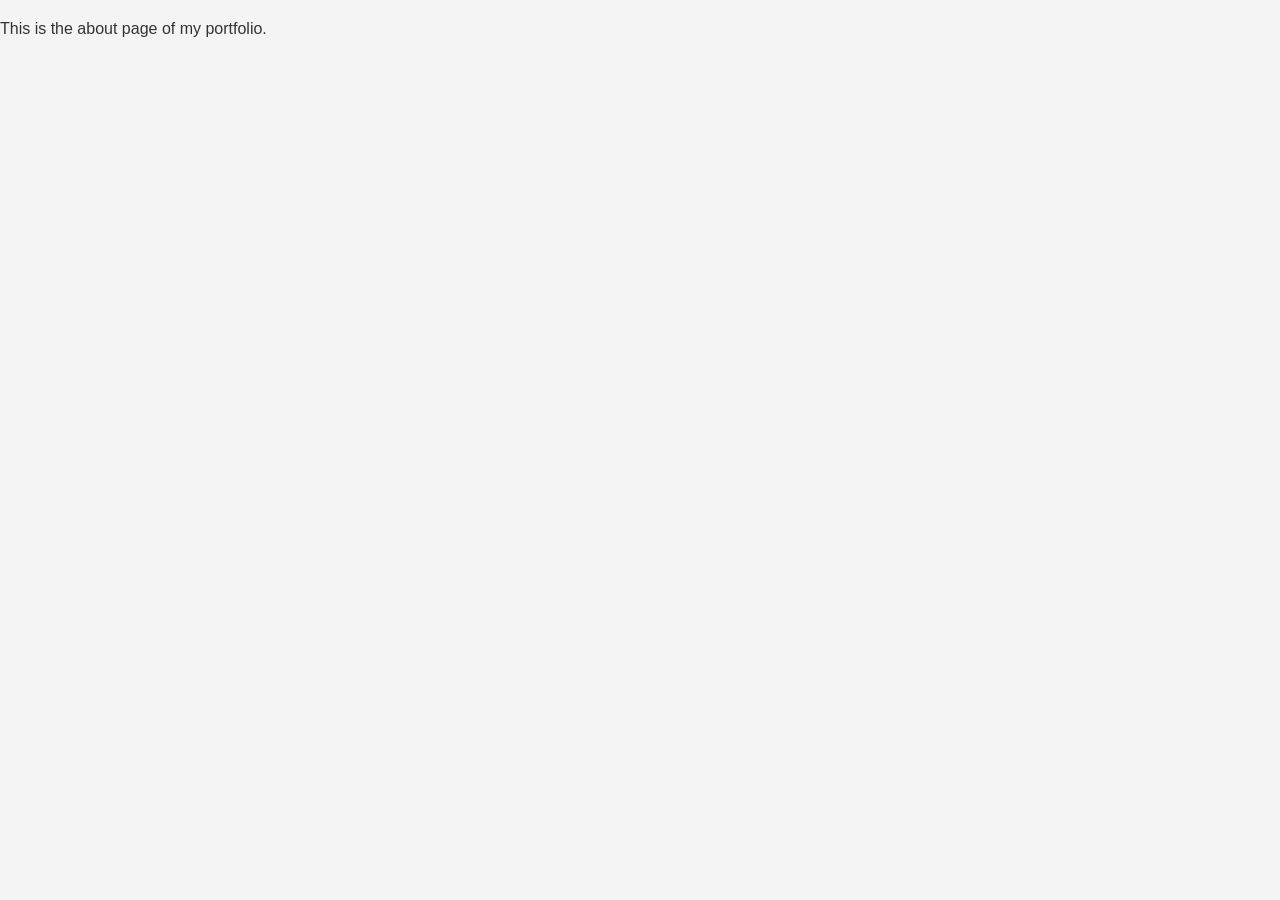
<file: about.html>
<!DOCTYPE html>
<html lang="en">
<head>
    <meta charset="UTF-8">
    <meta name="viewport" content="width=device-width, initial-scale=1.0">
    <title>About - Portfolio</title>
    <link rel="stylesheet" href="styles.css">
</head>
<body>
    <header>
        <h1>About Me</h1>
    </header>
    <main>
        <p>This is the about page of my portfolio.</p>
    </main>
    <script src="script.js"></script>
</body>
</html>
</file>
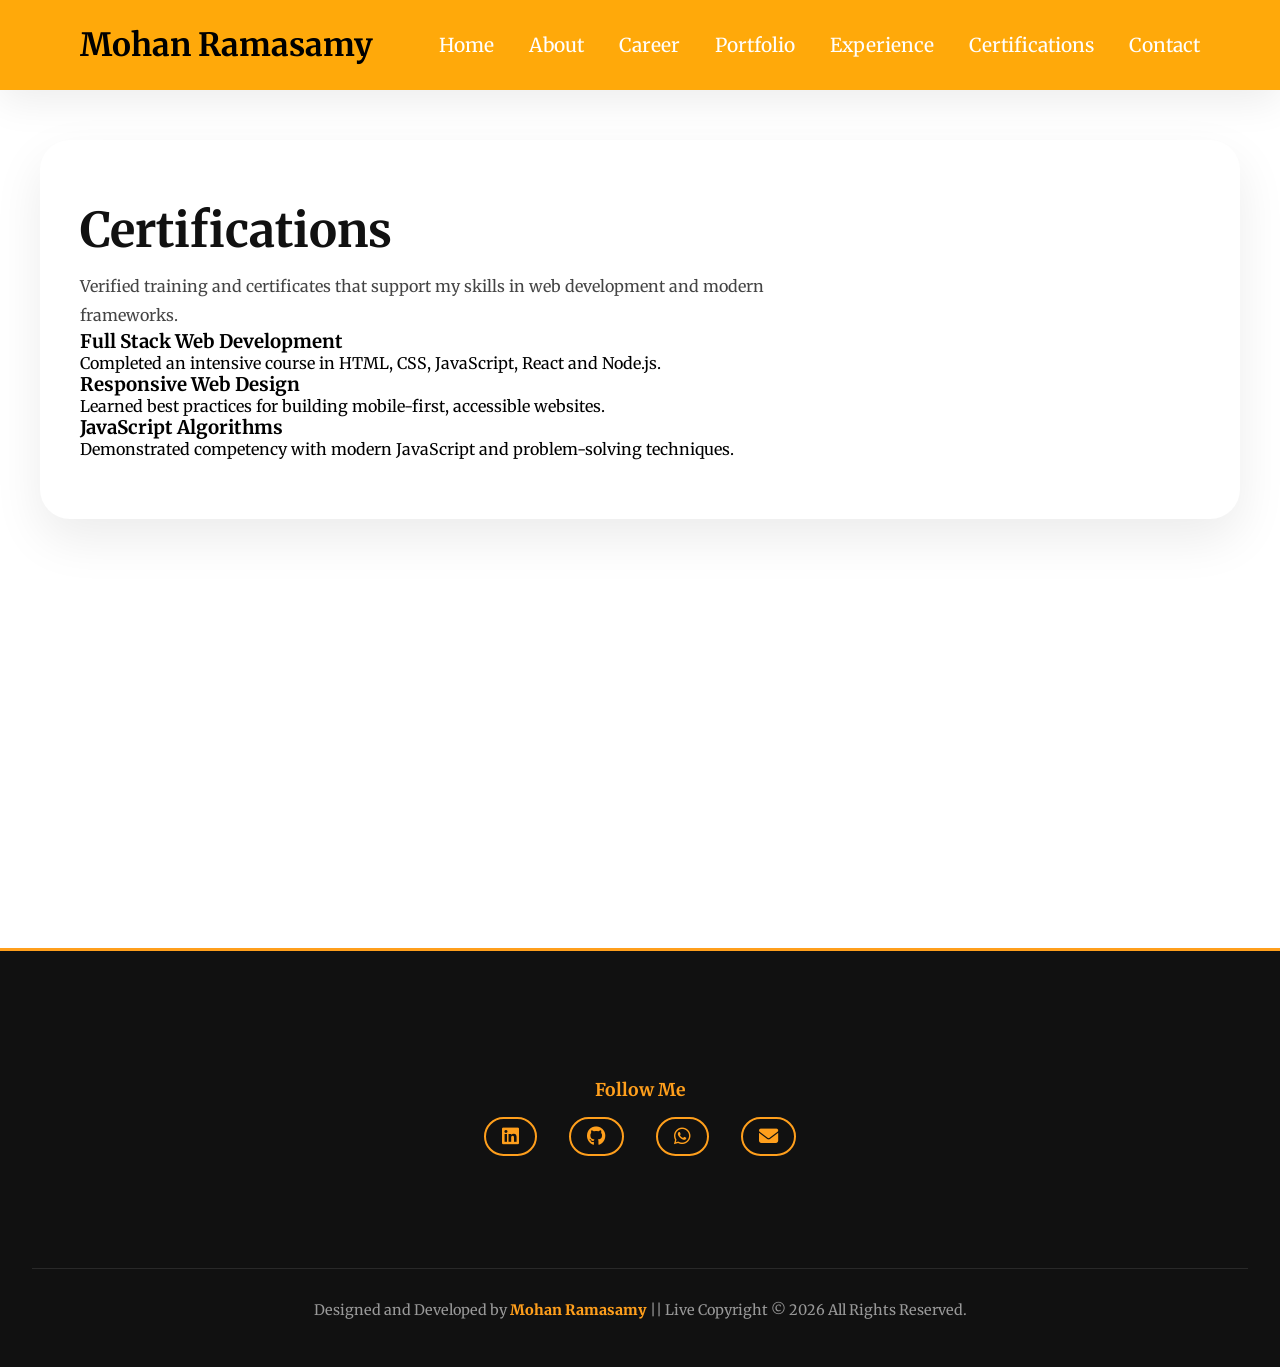
<file: certifications.html>
<!doctype html>
<html lang="en">
  <head>
    <meta charset="UTF-8" />
    <meta name="viewport" content="width=device-width, initial-scale=1.0" />
    <title>Certifications - Mohan Ramasamy</title>
    <link rel="icon" href="./images/Mohan linkedin profile.jpeg" />
    <link
      rel="stylesheet"
      href="https://cdnjs.cloudflare.com/ajax/libs/font-awesome/6.4.0/css/all.min.css"
    />
    <link rel="stylesheet" href="style.css" />
    <link rel="preconnect" href="https://fonts.googleapis.com" />
    <link rel="preconnect" href="https://fonts.gstatic.com" crossorigin />
    <link
      href="https://fonts.googleapis.com/css2?family=Alfa+Slab+One&family=Changa+One:ital@0;1&family=Pliant:ital,wght@0,100..900;1,100..900&display=swap"
      rel="stylesheet"
    />
    <link
      href="https://fonts.googleapis.com/css2?family=Alfa+Slab+One&family=Bungee+Shade&family=Changa+One:ital@0;1&family=Pliant:ital,wght@0,100..900;1,100..900&display=swap"
      rel="stylesheet"
    />
    <link
      href="https://fonts.googleapis.com/css2?family=Alfa+Slab+One&family=Bungee+Shade&family=Changa+One:ital@0;1&family=Merriweather:ital,opsz,wght@0,18..144,300..900;1,18..144,300..900&family=Pliant:ital,wght@0,100..900;1,100..900&display=swap"
      rel="stylesheet"
    />
  </head>
  <body>
    <header>
      <nav>
        <h1 class="name-bar">Mohan Ramasamy</h1>
        <ul class="home-bar">
          <li><a href="index.html#home">Home</a></li>
          <li><a href="index.html#about">About</a></li>
          <li><a href="index.html#career">Career</a></li>
          <li><a href="portfolio.html">Portfolio</a></li>
          <li class="dropdown">
            <a href="#" class="dropdown-toggle">Experience</a>
            <ul class="dropdown-menu">
              <li><a href="experience.html">Experience</a></li>
              <li><a href="projects.html">Projects</a></li>
            </ul>
          </li>
          <li class="dropdown">
            <a href="#" class="dropdown-toggle active">Certifications</a>
            <ul class="dropdown-menu">
              <li><a href="course.html">Course</a></li>
              <li><a href="tech-non-tech.html">Tech & Non-Tech</a></li>
            </ul>
          </li>
          <li><a href="contact.html">Contact</a></li>
        </ul>
      </nav>
    </header>

    <section id="certifications-page">
      <div class="section-panel certifications-panel">
        <div class="section-heading">
          <h2>Certifications</h2>
          <p>
            Verified training and certificates that support my skills in web
            development and modern frameworks.
          </p>
        </div>
        <div class="certifications-list">
          <div class="certification-card">
            <h3>Full Stack Web Development</h3>
            <p>
              Completed an intensive course in HTML, CSS, JavaScript, React and
              Node.js.
            </p>
          </div>
          <div class="certification-card">
            <h3>Responsive Web Design</h3>
            <p>
              Learned best practices for building mobile-first, accessible
              websites.
            </p>
          </div>
          <div class="certification-card">
            <h3>JavaScript Algorithms</h3>
            <p>
              Demonstrated competency with modern JavaScript and problem-solving
              techniques.
            </p>
          </div>
        </div>
      </div>
    </section>

    <footer id="footer">
      <div class="footer-content">
        <div class="footer-section" id="contact">
          <h3>Follow Me</h3>
          <div class="social-icons">
            <a
              href="https://linkedin.com/in/mohanramasamyy"
              target="_blank"
              class="social-icon linkedin"
            >
              <i class="fab fa-linkedin"></i>
            </a>
            <a
              href="https://github.com/mohanramasamy2005-eng"
              target="_blank"
              class="social-icon github"
            >
              <i class="fab fa-github"></i>
            </a>
            <a
              href="https://wa.me/919047719620"
              target="_blank"
              class="social-icon whatsapp"
            >
              <i class="fab fa-whatsapp"></i>
            </a>
            <a
              href="mailto:mohanramasamy2005@gmail.com"
              class="social-icon mail"
            >
              <i class="fas fa-envelope"></i>
            </a>
          </div>
        </div>
      </div>
      <div class="footer-bottom">
        <p>
          Designed and Developed by
          <a href="./index.html" class="footer-author-link">Mohan Ramasamy</a>
          ||
          <span class="badge">
            <span class="badge-text">Live</span>
            <span class="badge-dot"></span>
          </span>
          Copyright &copy; 2026 All Rights Reserved.
        </p>
      </div>
    </footer>
    <script src="script.js"></script>
  </body>
</html>
</file>
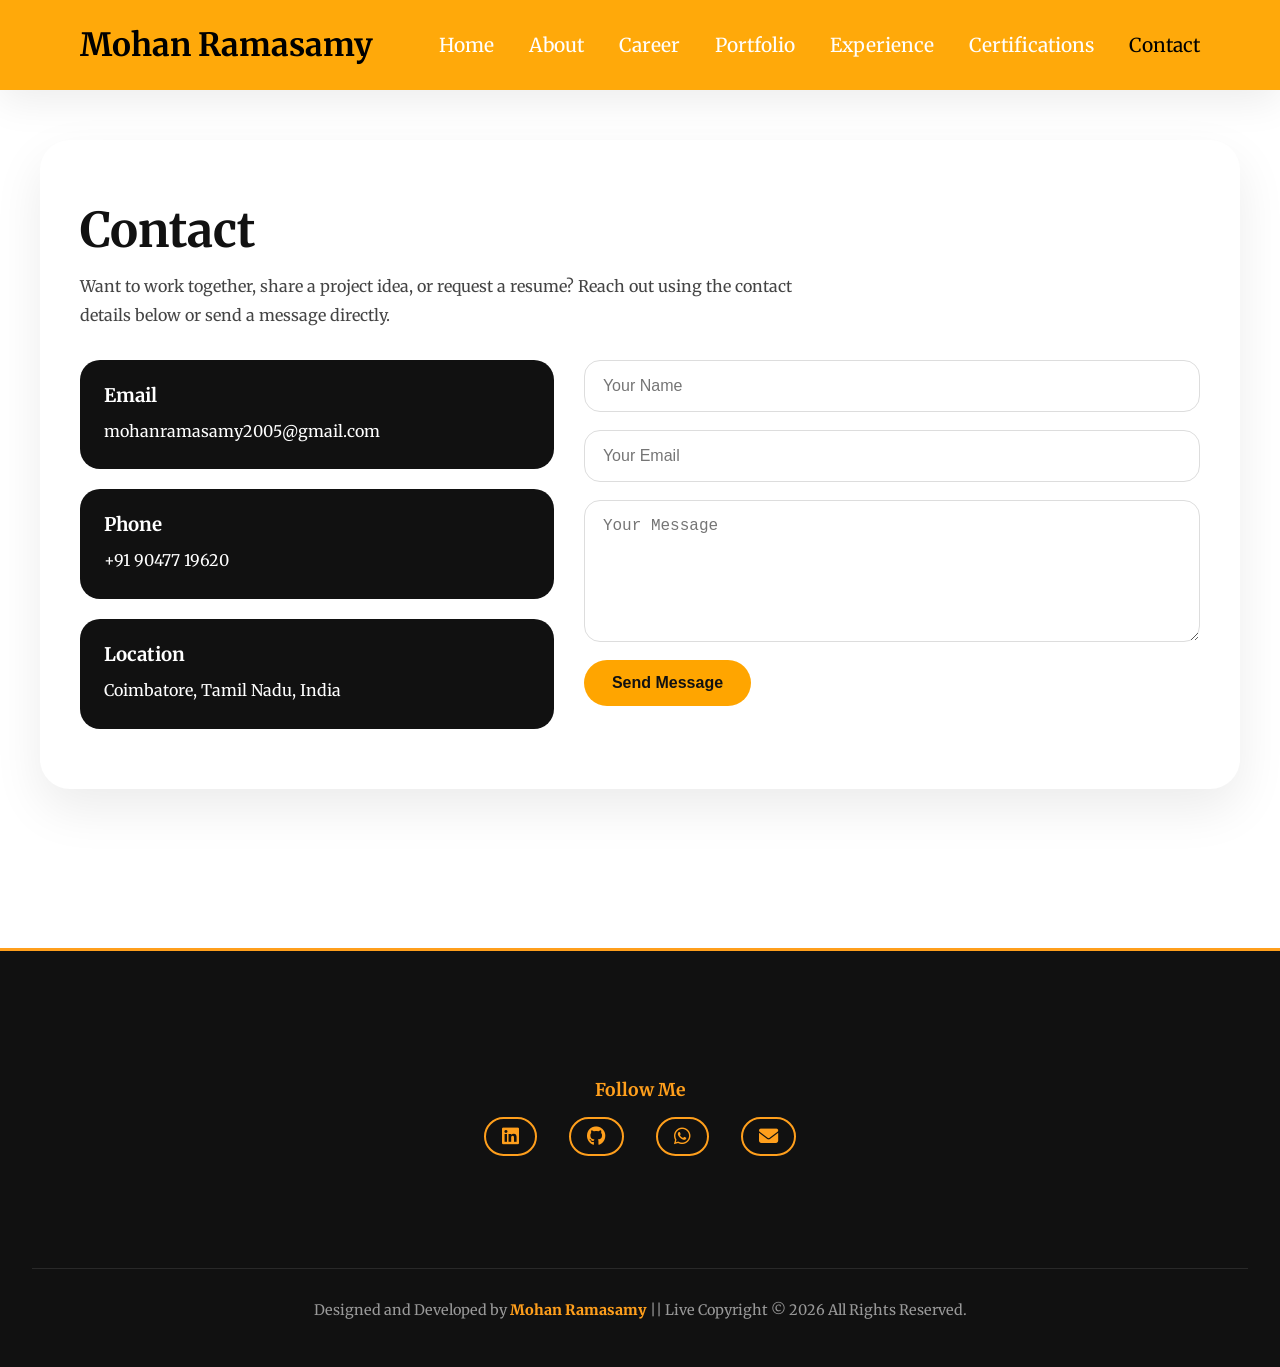
<file: contact.html>
<!doctype html>
<html lang="en">
  <head>
    <meta charset="UTF-8" />
    <meta name="viewport" content="width=device-width, initial-scale=1.0" />
    <title>Contact - Mohan Ramasamy</title>
    <link rel="icon" href="./images/Mohan linkedin profile.jpeg" />
    <link
      rel="stylesheet"
      href="https://cdnjs.cloudflare.com/ajax/libs/font-awesome/6.4.0/css/all.min.css"
    />
    <link rel="stylesheet" href="style.css" />
    <link rel="preconnect" href="https://fonts.googleapis.com" />
    <link rel="preconnect" href="https://fonts.gstatic.com" crossorigin />
    <link
      href="https://fonts.googleapis.com/css2?family=Alfa+Slab+One&family=Changa+One:ital@0;1&family=Pliant:ital,wght@0,100..900;1,100..900&display=swap"
      rel="stylesheet"
    />
    <link
      href="https://fonts.googleapis.com/css2?family=Alfa+Slab+One&family=Bungee+Shade&family=Changa+One:ital@0;1&family=Pliant:ital,wght@0,100..900;1,100..900&display=swap"
      rel="stylesheet"
    />
    <link
      href="https://fonts.googleapis.com/css2?family=Alfa+Slab+One&family=Bungee+Shade&family=Changa+One:ital@0;1&family=Merriweather:ital,opsz,wght@0,18..144,300..900;1,18..144,300..900&family=Pliant:ital,wght@0,100..900;1,100..900&display=swap"
      rel="stylesheet"
    />
  </head>
  <body>
    <header>
      <nav>
        <h1 class="name-bar">Mohan Ramasamy</h1>
        <ul class="home-bar">
          <li><a href="index.html#home">Home</a></li>
          <li><a href="index.html#about">About</a></li>
          <li><a href="index.html#career">Career</a></li>
          <li><a href="portfolio.html">Portfolio</a></li>
          <li class="dropdown">
            <a href="#" class="dropdown-toggle">Experience</a>
            <ul class="dropdown-menu">
              <li><a href="experience.html">Experience</a></li>
              <li><a href="projects.html">Projects</a></li>
            </ul>
          </li>
          <li class="dropdown">
            <a href="#" class="dropdown-toggle">Certifications</a>
            <ul class="dropdown-menu">
              <li><a href="course.html">Course</a></li>
              <li><a href="tech-non-tech.html">Tech & Non-Tech</a></li>
            </ul>
          </li>
          <li><a href="contact.html">Contact</a></li>
        </ul>
      </nav>
    </header>

    <section id="contact-page">
      <div class="section-panel contact-panel">
        <div class="section-heading">
          <h2>Contact</h2>
          <p>
            Want to work together, share a project idea, or request a resume?
            Reach out using the contact details below or send a message
            directly.
          </p>
        </div>
        <div class="contact-layout">
          <div class="contact-info">
            <div class="contact-card">
              <h3>Email</h3>
              <p>mohanramasamy2005@gmail.com</p>
            </div>
            <div class="contact-card">
              <h3>Phone</h3>
              <p>+91 90477 19620</p>
            </div>
            <div class="contact-card">
              <h3>Location</h3>
              <p>Coimbatore, Tamil Nadu, India</p>
            </div>
          </div>
          <form class="contact-form">
            <input type="text" placeholder="Your Name" required />
            <input type="email" placeholder="Your Email" required />
            <textarea rows="6" placeholder="Your Message" required></textarea>
            <button type="submit">Send Message</button>
          </form>
        </div>
      </div>
    </section>

    <footer id="footer">
      <div class="footer-content">
        <div class="footer-section" id="contact">
          <h3>Follow Me</h3>
          <div class="social-icons">
            <a
              href="https://linkedin.com/in/mohanramasamyy"
              target="_blank"
              class="social-icon linkedin"
            >
              <i class="fab fa-linkedin"></i>
            </a>
            <a
              href="https://github.com/mohanramasamy2005-eng"
              target="_blank"
              class="social-icon github"
            >
              <i class="fab fa-github"></i>
            </a>
            <a
              href="https://wa.me/919047719620"
              target="_blank"
              class="social-icon whatsapp"
            >
              <i class="fab fa-whatsapp"></i>
            </a>
            <a
              href="mailto:mohanramasamy2005@gmail.com"
              class="social-icon mail"
            >
              <i class="fas fa-envelope"></i>
            </a>
          </div>
        </div>
      </div>
      <div class="footer-bottom">
        <p>
          Designed and Developed by
          <a href="./index.html" class="footer-author-link">Mohan Ramasamy</a>
          ||
          <span class="badge">
            <span class="badge-text">Live</span>
            <span class="badge-dot"></span>
          </span>
          Copyright &copy; 2026 All Rights Reserved.
        </p>
      </div>
    </footer>
    <script src="script.js"></script>
  </body>
</html>
</file>
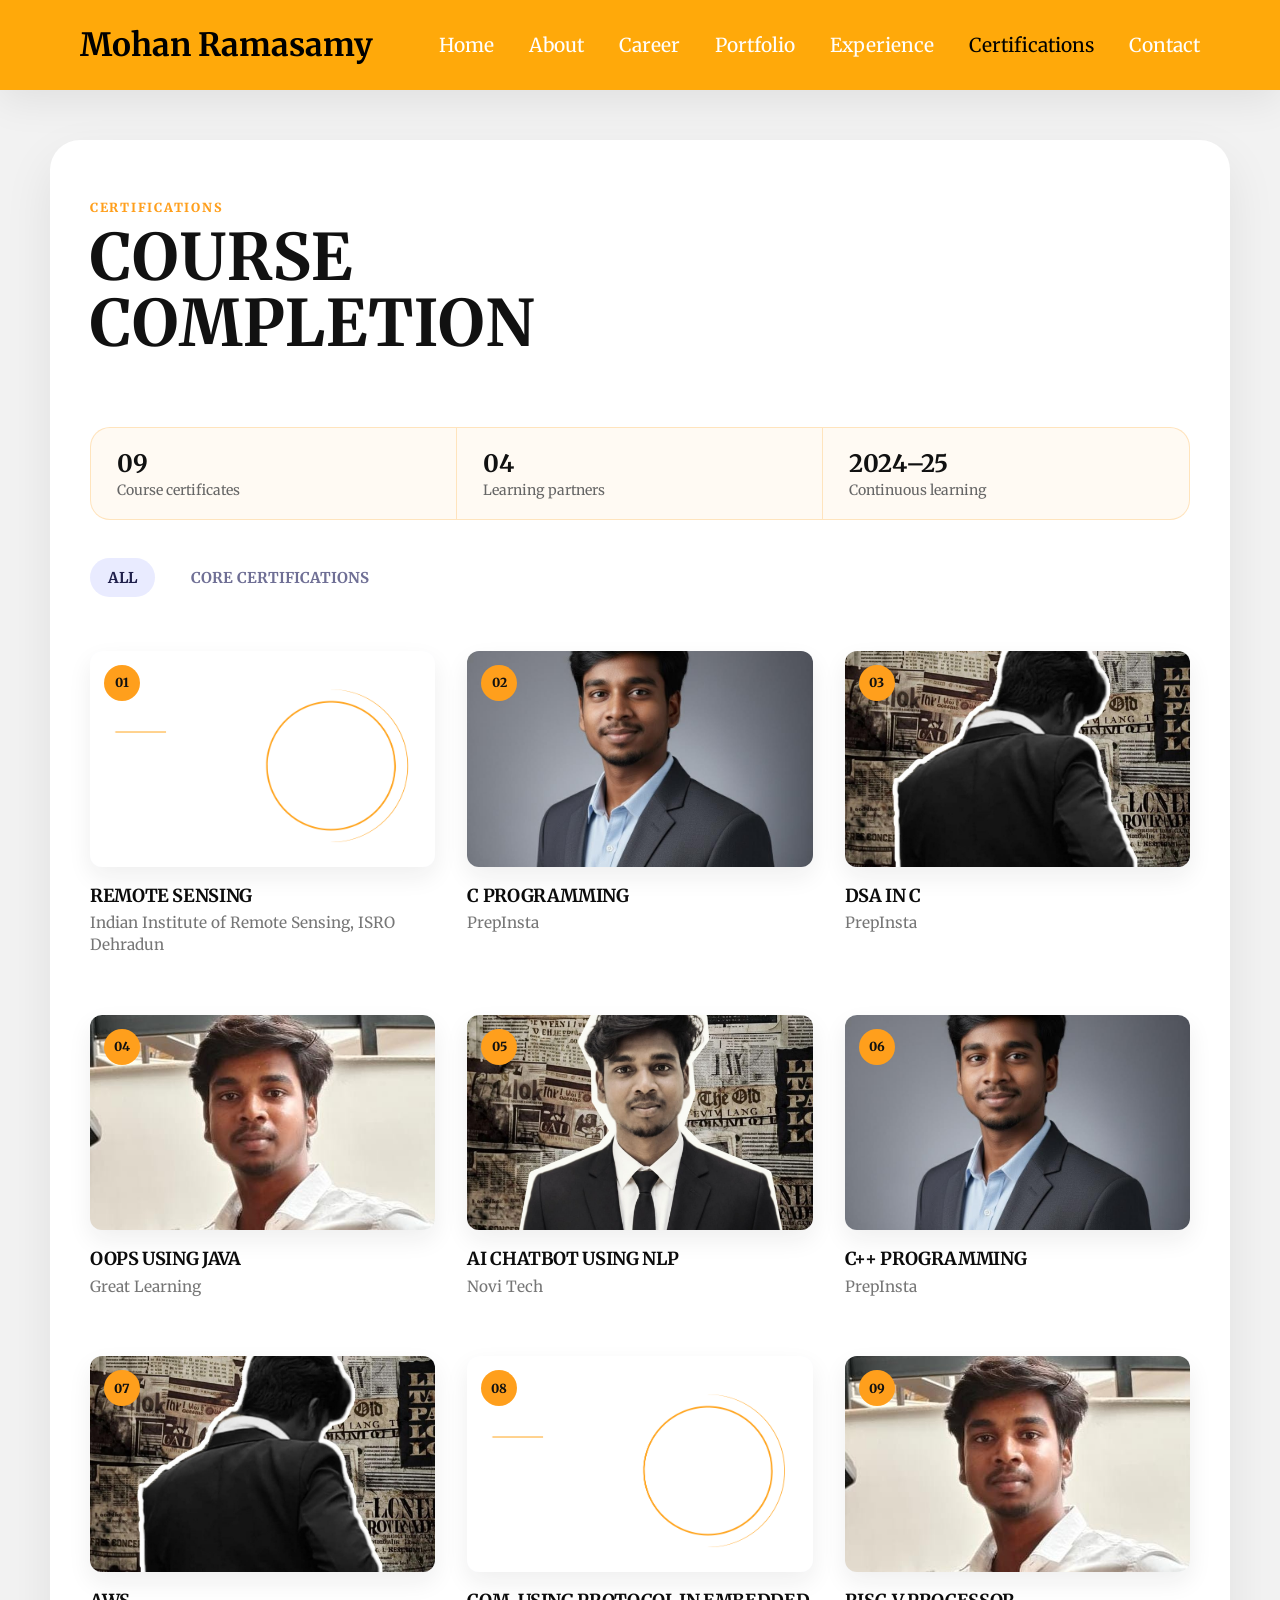
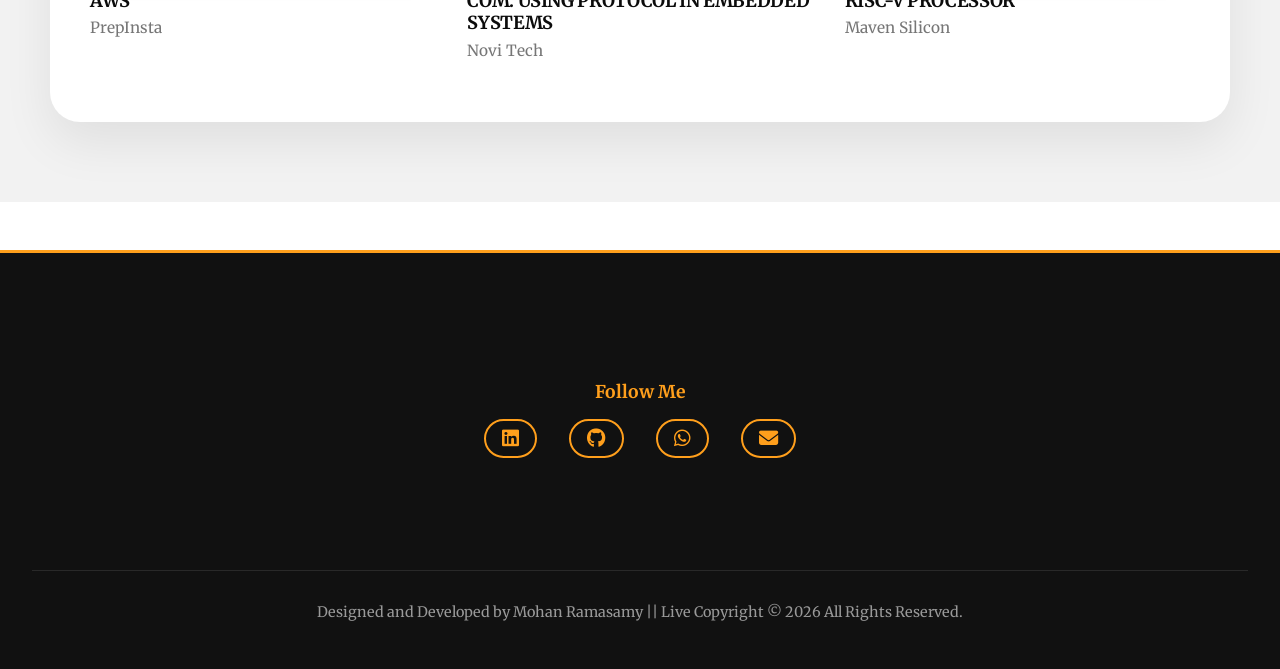
<file: course.html>
<!doctype html>
<html lang="en">
  <head>
    <meta charset="UTF-8" />
    <meta name="viewport" content="width=device-width, initial-scale=1.0" />
    <title>Course Certifications - Mohan Ramasamy</title>
    <link rel="icon" href="./images/Mohan linkedin profile.jpeg" />
    <link rel="stylesheet" href="style.css" />
    <link
      rel="stylesheet"
      href="https://cdnjs.cloudflare.com/ajax/libs/font-awesome/6.4.0/css/all.min.css"
    />
    <link rel="preconnect" href="https://fonts.googleapis.com" />
    <link rel="preconnect" href="https://fonts.gstatic.com" crossorigin />
    <link
      href="https://fonts.googleapis.com/css2?family=Alfa+Slab+One&family=Bungee+Shade&family=Changa+One:ital@0;1&family=Pliant:ital,wght@0,100..900;1,100..900&display=swap"
      rel="stylesheet"
    />
    <link
      href="https://fonts.googleapis.com/css2?family=Alfa+Slab+One&family=Bungee+Shade&family=Changa+One:ital@0;1&family=Merriweather:ital,opsz,wght@0,18..144,300..900;1,18..144,300..900&family=Pliant:ital,wght@0,100..900;1,100..900&display=swap"
      rel="stylesheet"
    />
  </head>
  <body>
    <header>
      <nav>
        <h1 class="name-bar">Mohan Ramasamy</h1>
        <ul class="home-bar">
          <li><a href="index.html#home">Home</a></li>
          <li><a href="index.html#about">About</a></li>
          <li><a href="index.html#career">Career</a></li>
          <li><a href="portfolio.html">Portfolio</a></li>
          <li class="dropdown">
            <a href="#" class="dropdown-toggle">Experience</a>
            <ul class="dropdown-menu">
              <li><a href="experience.html">Experience</a></li>
              <li><a href="projects.html">Projects</a></li>
            </ul>
          </li>
          <li class="dropdown">
            <a href="#" class="dropdown-toggle active">Certifications</a>
            <ul class="dropdown-menu">
              <li><a href="course.html">Course</a></li>
              <li><a href="tech-non-tech.html">Tech & Non-Tech</a></li>
            </ul>
          </li>
          <li><a href="contact.html">Contact</a></li>
        </ul>
      </nav>
    </header>

    <main id="course-page" class="course-page">
      <section class="course-showcase" aria-labelledby="course-title">
        <div class="course-heading">
          <p class="course-eyebrow">CERTIFICATIONS</p>
          <h2 id="course-title">COURSE<br />COMPLETION</h2>
        </div>

        <div class="certification-summary">
          <div><strong>09</strong><span>Course certificates</span></div>
          <div><strong>04</strong><span>Learning partners</span></div>
          <div><strong>2024–25</strong><span>Continuous learning</span></div>
        </div>

        <div
          class="projects-tabs course-tabs"
          role="tablist"
          aria-label="Certificate categories"
        >
          <button class="tab course-tab active" type="button" data-filter="all">
            ALL
          </button>
          <button class="tab course-tab" type="button" data-filter="core">
            CORE CERTIFICATIONS
          </button>
        </div>

        <div class="course-grid">
          <article class="course-card" data-category="core">
            <div class="course-image">
              <img
                src="./images/Black White Grayscale Portfolio Presentation (3).png"
                alt="Remote Sensing certificate"
              />
            </div>
            <h3>REMOTE SENSING</h3>
            <p>Indian Institute of Remote Sensing, ISRO Dehradun</p>
          </article>
          <article class="course-card" data-category="core">
            <div class="course-image">
              <img
                src="./images/Mohan AI photo.jpg"
                alt="C Programming certificate"
              />
            </div>
            <h3>C PROGRAMMING</h3>
            <p>PrepInsta</p>
          </article>
          <article class="course-card" data-category="core">
            <div class="course-image">
              <img
                src="./images/Phone Wallpaper.jpg"
                alt="DSA in C certificate"
              />
            </div>
            <h3>DSA IN C</h3>
            <p>PrepInsta</p>
          </article>
          <article class="course-card" data-category="core">
            <div class="course-image">
              <img
                src="./images/Mohan linkedin profile.jpeg"
                alt="OOPS using Java certificate"
              />
            </div>
            <h3>OOPS USING JAVA</h3>
            <p>Great Learning</p>
          </article>
          <article class="course-card" data-category="core">
            <div class="course-image">
              <img
                src="./images/Blacers Profectional image.jpeg"
                alt="AI Chatbot using NLP certificate"
              />
            </div>
            <h3>AI CHATBOT USING NLP</h3>
            <p>Novi Tech</p>
          </article>
          <article class="course-card" data-category="core">
            <div class="course-image">
              <img
                src="./images/Mohan AI photo.jpg"
                alt="C++ Programming certificate"
              />
            </div>
            <h3>C++ PROGRAMMING</h3>
            <p>PrepInsta</p>
          </article>
          <article class="course-card" data-category="core">
            <div class="course-image">
              <img src="./images/Phone Wallpaper.jpg" alt="AWS certificate" />
            </div>
            <h3>AWS</h3>
            <p>PrepInsta</p>
          </article>
          <article class="course-card" data-category="core">
            <div class="course-image">
              <img
                src="./images/Black White Grayscale Portfolio Presentation (3).png"
                alt="Embedded Systems certificate"
              />
            </div>
            <h3>COM. USING PROTOCOL IN EMBEDDED SYSTEMS</h3>
            <p>Novi Tech</p>
          </article>
          <article class="course-card" data-category="core">
            <div class="course-image">
              <img
                src="./images/Mohan linkedin profile.jpeg"
                alt="RISC-V Processor certificate"
              />
            </div>
            <h3>RISC-V PROCESSOR</h3>
            <p>Maven Silicon</p>
          </article>
        </div>
      </section>
    </main>

    <footer id="footer">
      <div class="footer-content">
        <div class="footer-section" id="contact">
          <h3>Follow Me</h3>
          <div class="social-icons">
            <a
              href="https://linkedin.com/in/mohanramasamyy"
              target="_blank"
              class="social-icon linkedin"
              ><i class="fab fa-linkedin"></i
            ></a>
            <a
              href="https://github.com/mohanramasamy2005-eng"
              target="_blank"
              class="social-icon github"
              ><i class="fab fa-github"></i
            ></a>
            <a
              href="https://wa.me/919047719620"
              target="_blank"
              class="social-icon whatsapp"
              ><i class="fab fa-whatsapp"></i
            ></a>
            <a
              href="mailto:mohanramasamy2005@gmail.com"
              class="social-icon mail"
              ><i class="fas fa-envelope"></i
            ></a>
          </div>
        </div>
      </div>
      <div class="footer-bottom">
        <p>
          Designed and Developed by Mohan Ramasamy ||
          <span class="badge"
            ><span class="badge-text">Live</span><span class="badge-dot"></span
          ></span>
          Copyright &copy; 2026 All Rights Reserved.
        </p>
      </div>
    </footer>
    <script>
      const courseTabs = document.querySelectorAll(".course-tab");
      const courseCards = document.querySelectorAll(".course-card");
      courseTabs.forEach((tab) =>
        tab.addEventListener("click", () => {
          const filter = tab.dataset.filter;
          courseTabs.forEach((item) =>
            item.classList.toggle("active", item === tab),
          );
          courseCards.forEach((card) => {
            card.hidden = filter !== "all" && card.dataset.category !== filter;
          });
        }),
      );
    </script>
  </body>
</html>
</file>
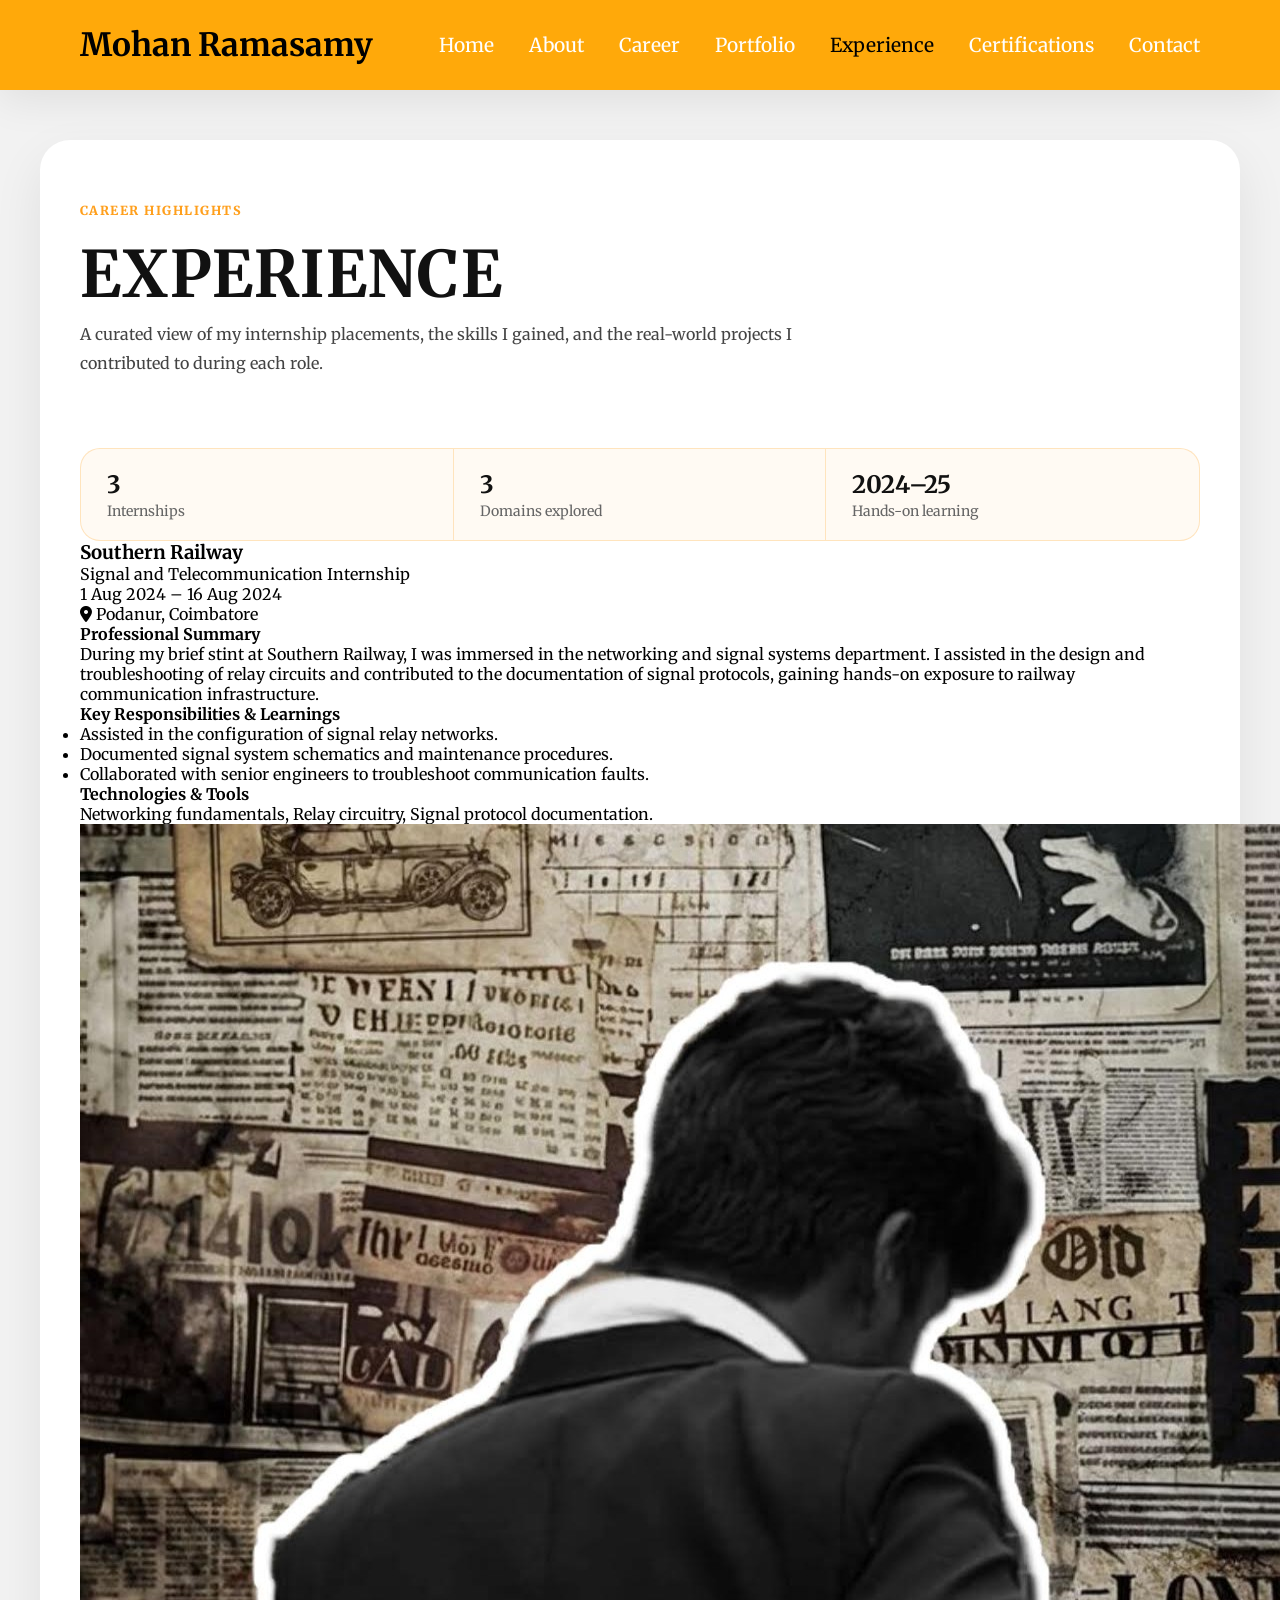
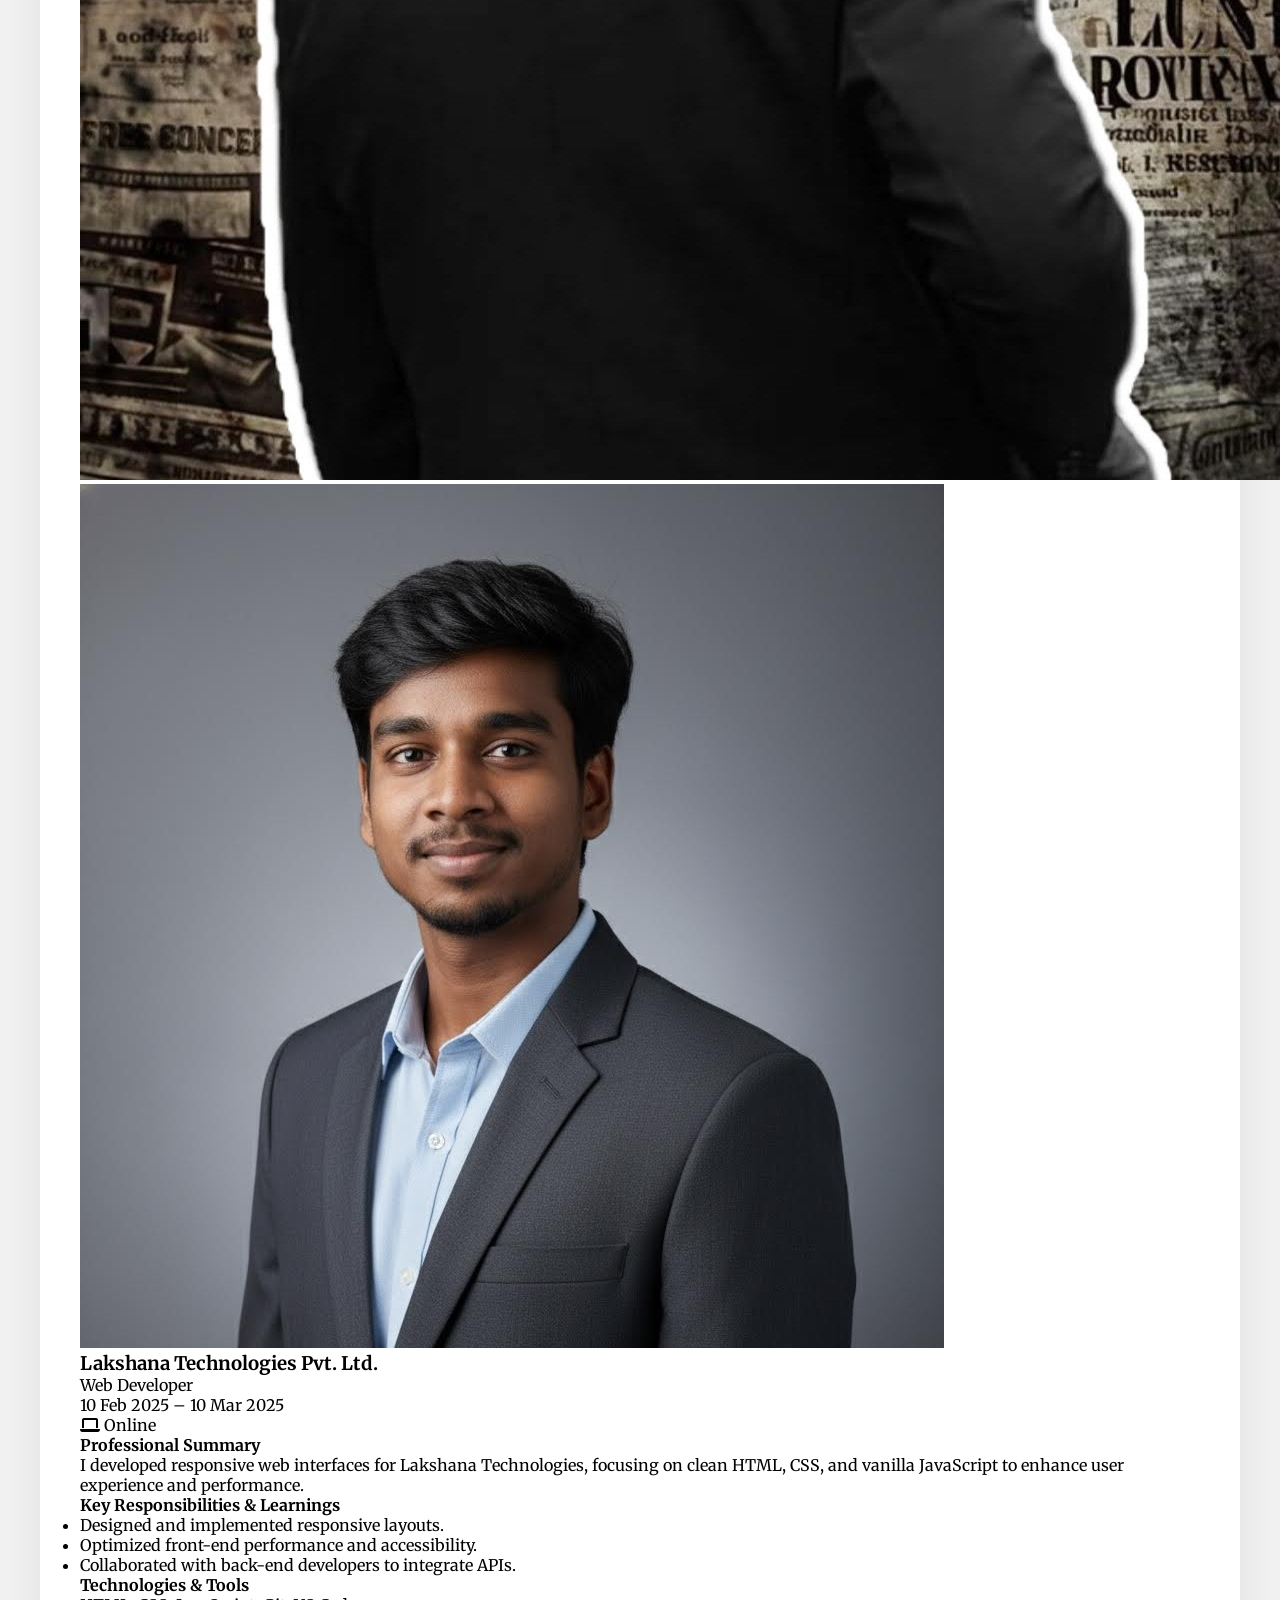
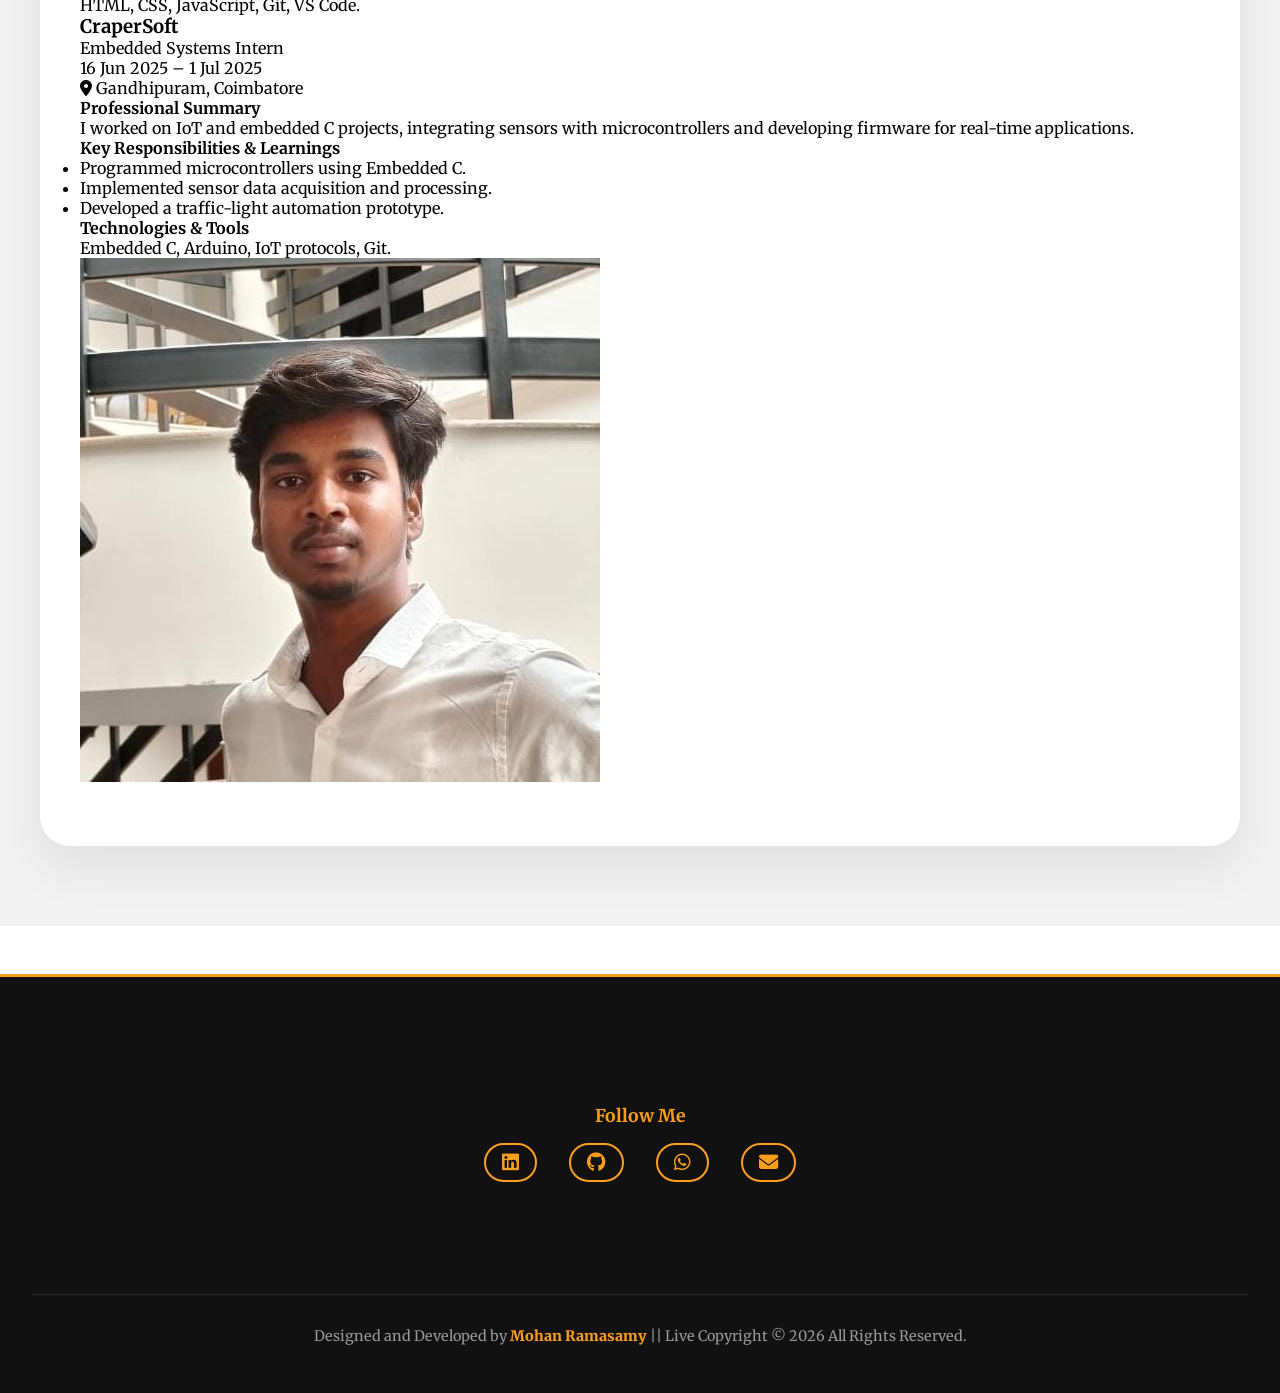
<file: experience.html>
<!doctype html>
<html lang="en">
  <head>
    <meta charset="UTF-8" />
    <meta name="viewport" content="width=device-width, initial-scale=1.0" />
    <title>Experience - Mohan Ramasamy</title>
    <link rel="icon" href="./images/Mohan linkedin profile.jpeg" />
    <link
      rel="stylesheet"
      href="https://cdnjs.cloudflare.com/ajax/libs/font-awesome/6.4.0/css/all.min.css"
    />
    <link rel="stylesheet" href="style.css" />
    <link rel="preconnect" href="https://fonts.googleapis.com" />
    <link rel="preconnect" href="https://fonts.gstatic.com" crossorigin />
    <link
      href="https://fonts.googleapis.com/css2?family=Alfa+Slab+One&family=Changa+One:ital@0;1&family=Pliant:ital,wght@0,100..900;1,100..900&display=swap"
      rel="stylesheet"
    />
    <link
      href="https://fonts.googleapis.com/css2?family=Alfa+Slab+One&family=Bungee+Shade&family=Changa+One:ital@0;1&family=Pliant:ital,wght@0,100..900;1,100..900&display=swap"
      rel="stylesheet"
    />
    <link
      href="https://fonts.googleapis.com/css2?family=Alfa+Slab+One&family=Bungee+Shade&family=Changa+One:ital@0;1&family=Merriweather:ital,opsz,wght@0,18..144,300..900;1,18..144,300..900&family=Pliant:ital,wght@0,100..900;1,100..900&display=swap"
      rel="stylesheet"
    />
  </head>
  <body>
    <header>
      <nav>
        <h1 class="name-bar">Mohan Ramasamy</h1>
        <ul class="home-bar">
          <li><a href="index.html#home">Home</a></li>
          <li><a href="index.html#about">About</a></li>
          <li><a href="index.html#career">Career</a></li>
          <li><a href="portfolio.html">Portfolio</a></li>
          <li class="dropdown">
            <a href="#" class="dropdown-toggle">Experience</a>
            <ul class="dropdown-menu">
              <li><a href="experience.html">Experience</a></li>
              <li><a href="projects.html">Projects</a></li>
            </ul>
          </li>
          <li class="dropdown">
            <a href="#" class="dropdown-toggle">Certifications</a>
            <ul class="dropdown-menu">
              <li><a href="course.html">Course</a></li>
              <li><a href="tech-non-tech.html">Tech & Non-Tech</a></li>
            </ul>
          </li>
          <li><a href="contact.html">Contact</a></li>
        </ul>
      </nav>
    </header>

    <section id="experience-page">
      <div class="section-panel experience-panel">
        <div class="section-heading">
          <p class="experience-eyebrow">CAREER HIGHLIGHTS</p>
          <h2>EXPERIENCE</h2>
          <p>
            A curated view of my internship placements, the skills I gained, and
            the real-world projects I contributed to during each role.
          </p>
        </div>

        <div class="experience-summary" aria-label="Experience summary">
          <div><strong>3</strong><span>Internships</span></div>
          <div><strong>3</strong><span>Domains explored</span></div>
          <div><strong>2024–25</strong><span>Hands‑on learning</span></div>
        </div>

        <!-- Internship 1 -->
        <section class="internship-section" id="internship-1">
          <div class="internship-content">
            <div class="internship-text">
              <h3 class="internship-company">Southern Railway</h3>
              <p class="internship-role">
                Signal and Telecommunication Internship
              </p>
              <p class="internship-period">1 Aug 2024 – 16 Aug 2024</p>
              <p class="internship-location">
                <i class="fas fa-location-dot"></i> Podanur, Coimbatore
              </p>
              <h4>Professional Summary</h4>
              <p>
                During my brief stint at Southern Railway, I was immersed in the
                networking and signal systems department. I assisted in the
                design and troubleshooting of relay circuits and contributed to
                the documentation of signal protocols, gaining hands‑on exposure
                to railway communication infrastructure.
              </p>
              <h4>Key Responsibilities & Learnings</h4>
              <ul>
                <li>Assisted in the configuration of signal relay networks.</li>
                <li>
                  Documented signal system schematics and maintenance
                  procedures.
                </li>
                <li>
                  Collaborated with senior engineers to troubleshoot
                  communication faults.
                </li>
              </ul>
              <h4>Technologies & Tools</h4>
              <p>
                Networking fundamentals, Relay circuitry, Signal protocol
                documentation.
              </p>
            </div>
            <div class="internship-image">
              <img
                src="./images/Phone Wallpaper.jpg"
                alt="Southern Railway internship"
              />
            </div>
          </div>
        </section>

        <!-- Internship 2 -->
        <section class="internship-section" id="internship-2">
          <div class="internship-content reverse">
            <div class="internship-image">
              <img
                src="./images/Mohan AI photo.jpg"
                alt="Web development internship"
              />
            </div>
            <div class="internship-text">
              <h3 class="internship-company">
                Lakshana Technologies Pvt. Ltd.
              </h3>
              <p class="internship-role">Web Developer</p>
              <p class="internship-period">10 Feb 2025 – 10 Mar 2025</p>
              <p class="internship-location">
                <i class="fas fa-laptop"></i> Online
              </p>
              <h4>Professional Summary</h4>
              <p>
                I developed responsive web interfaces for Lakshana Technologies,
                focusing on clean HTML, CSS, and vanilla JavaScript to enhance
                user experience and performance.
              </p>
              <h4>Key Responsibilities & Learnings</h4>
              <ul>
                <li>Designed and implemented responsive layouts.</li>
                <li>Optimized front‑end performance and accessibility.</li>
                <li>
                  Collaborated with back‑end developers to integrate APIs.
                </li>
              </ul>
              <h4>Technologies & Tools</h4>
              <p>HTML, CSS, JavaScript, Git, VS Code.</p>
            </div>
          </div>
        </section>

        <!-- Internship 3 -->
        <section class="internship-section" id="internship-3">
          <div class="internship-content">
            <div class="internship-text">
              <h3 class="internship-company">CraperSoft</h3>
              <p class="internship-role">Embedded Systems Intern</p>
              <p class="internship-period">16 Jun 2025 – 1 Jul 2025</p>
              <p class="internship-location">
                <i class="fas fa-location-dot"></i> Gandhipuram, Coimbatore
              </p>
              <h4>Professional Summary</h4>
              <p>
                I worked on IoT and embedded C projects, integrating sensors
                with microcontrollers and developing firmware for real‑time
                applications.
              </p>
              <h4>Key Responsibilities & Learnings</h4>
              <ul>
                <li>Programmed microcontrollers using Embedded C.</li>
                <li>Implemented sensor data acquisition and processing.</li>
                <li>Developed a traffic‑light automation prototype.</li>
              </ul>
              <h4>Technologies & Tools</h4>
              <p>Embedded C, Arduino, IoT protocols, Git.</p>
            </div>
            <div class="internship-image">
              <img
                src="./images/Mohan linkedin profile.jpeg"
                alt="Embedded systems internship"
              />
            </div>
          </div>
        </section>
      </div>
    </section>

    <footer id="footer">
      <div class="footer-content">
        <div class="footer-section" id="contact">
          <h3>Follow Me</h3>
          <div class="social-icons">
            <a
              href="https://linkedin.com/in/mohanramasamyy"
              target="_blank"
              class="social-icon linkedin"
            >
              <i class="fab fa-linkedin"></i>
            </a>
            <a
              href="https://github.com/mohanramasamy2005-eng"
              target="_blank"
              class="social-icon github"
            >
              <i class="fab fa-github"></i>
            </a>
            <a
              href="https://wa.me/919047719620"
              target="_blank"
              class="social-icon whatsapp"
            >
              <i class="fab fa-whatsapp"></i>
            </a>
            <a
              href="mailto:mohanramasamy2005@gmail.com"
              class="social-icon mail"
            >
              <i class="fas fa-envelope"></i>
            </a>
          </div>
        </div>
      </div>
      <div class="footer-bottom">
        <p>
          Designed and Developed by
          <a href="./index.html" class="footer-author-link">Mohan Ramasamy</a>
          ||
          <span class="badge"
            ><span class="badge-text">Live</span><span class="badge-dot"></span
          ></span>
          Copyright © 2026 All Rights Reserved.
        </p>
      </div>
    </footer>
    <script src="script.js"></script>
  </body>
</html>
</file>
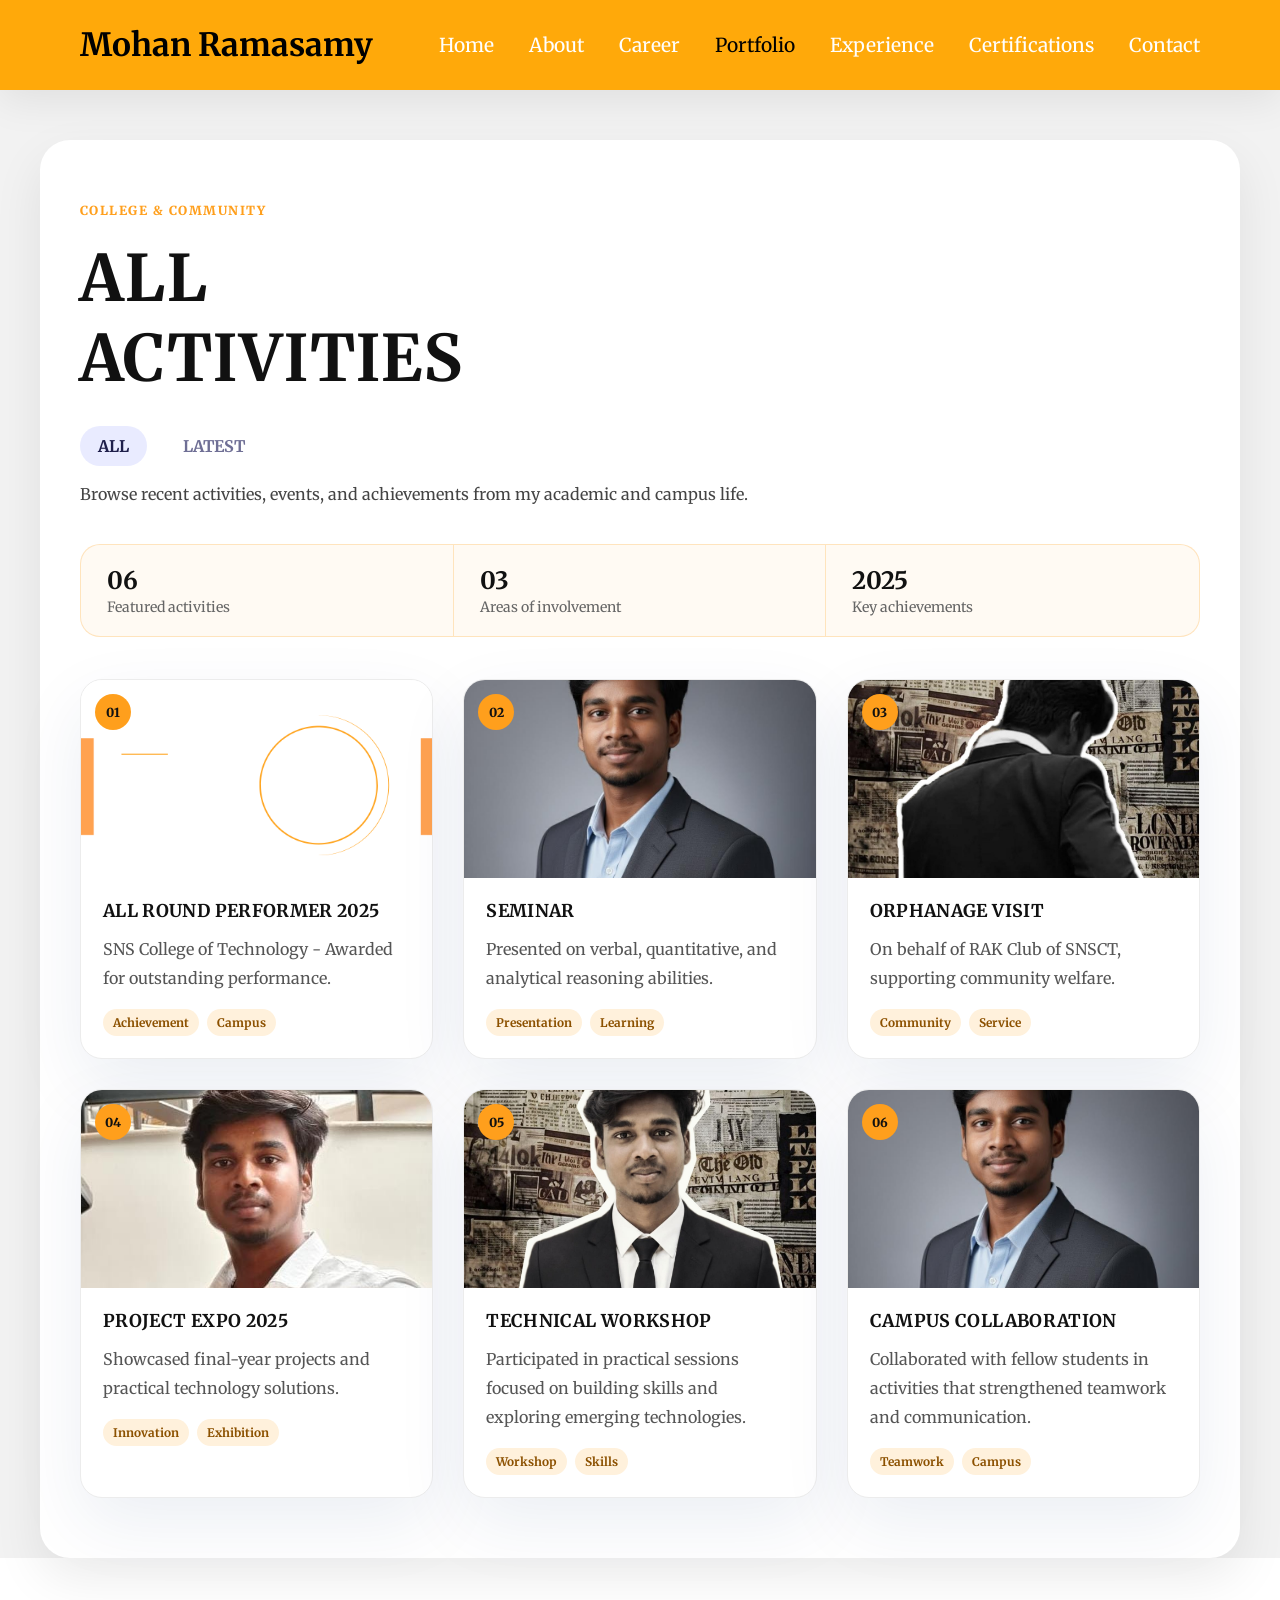
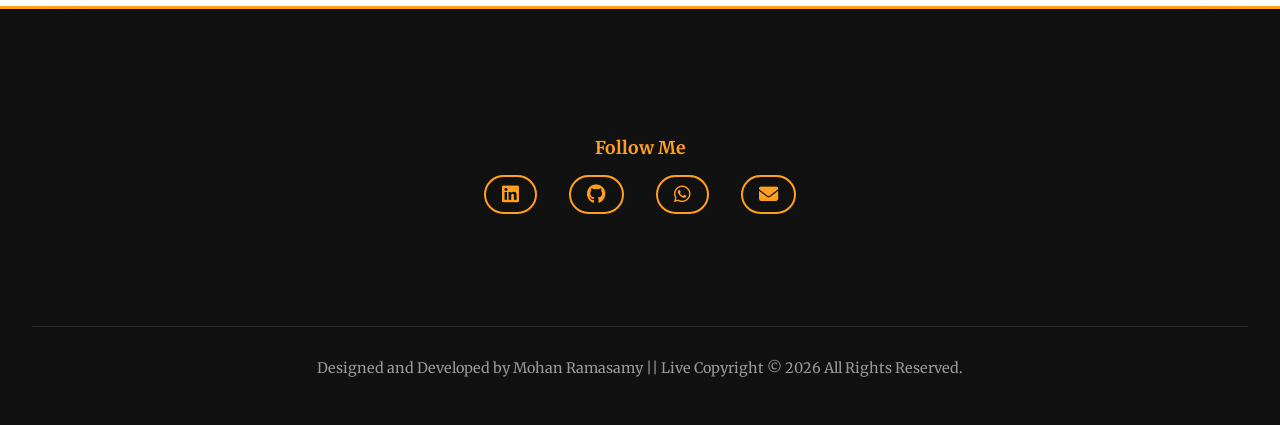
<file: portfolio.html>
<!doctype html>
<html lang="en">
  <head>
    <meta charset="UTF-8" />
    <meta name="viewport" content="width=device-width, initial-scale=1.0" />
    <title>Portfolio - Mohan Ramasamy</title>
    <link rel="icon" href="./images/Mohan linkedin profile.jpeg" />
    <link rel="stylesheet" href="style.css" />
    <link
      rel="stylesheet"
      href="https://cdnjs.cloudflare.com/ajax/libs/font-awesome/6.4.0/css/all.min.css"
      crossorigin="anonymous"
    />
    <link rel="preconnect" href="https://fonts.googleapis.com" />
    <link rel="preconnect" href="https://fonts.gstatic.com" crossorigin />
    <link
      href="https://fonts.googleapis.com/css2?family=Alfa+Slab+One&family=Bungee+Shade&family=Changa+One:ital@0;1&family=Pliant:ital,wght@0,100..900;1,100..900&display=swap"
      rel="stylesheet"
    />
    <link
      href="https://fonts.googleapis.com/css2?family=Alfa+Slab+One&family=Bungee+Shade&family=Changa+One:ital@0;1&family=Merriweather:ital,opsz,wght@0,18..144,300..900;1,18..144,300..900&family=Pliant:ital,wght@0,100..900;1,100..900&display=swap"
      rel="stylesheet"
    />
  </head>
  <body>
    <header>
      <nav>
        <h1 class="name-bar">Mohan Ramasamy</h1>
        <ul class="home-bar">
          <li><a href="index.html#home">Home</a></li>
          <li><a href="index.html#about">About</a></li>
          <li><a href="index.html#career">Career</a></li>
          <li><a href="portfolio.html">Portfolio</a></li>
          <li class="dropdown">
            <a href="#" class="dropdown-toggle">Experience</a>
            <ul class="dropdown-menu">
              <li><a href="experience.html">Experience</a></li>
              <li><a href="projects.html">Projects</a></li>
            </ul>
          </li>
          <li class="dropdown">
            <a href="#" class="dropdown-toggle">Certifications</a>
            <ul class="dropdown-menu">
              <li><a href="course.html">Course</a></li>
              <li><a href="tech-non-tech.html">Tech & Non-Tech</a></li>
            </ul>
          </li>
          <li><a href="contact.html">Contact</a></li>
        </ul>
      </nav>
    </header>

    <section id="portfolio" class="portfolio-page">
      <div class="section-panel projects-panel">
        <div class="section-heading portfolio-heading">
          <div>
            <p class="projects-eyebrow">COLLEGE &amp; COMMUNITY</p>
            <h2>ALL</h2>
            <h2>ACTIVITIES</h2>
            <div class="projects-tabs">
              <a href="#" class="tab active" data-filter="all">ALL</a>
              <a href="#" class="tab" data-filter="latest">LATEST</a>
            </div>
            <h4>
              Browse recent activities, events, and achievements from my
              academic and campus life.
            </h4>
          </div>
        </div>
        <div class="projects-summary portfolio-summary">
          <div><strong>06</strong><span>Featured activities</span></div>
          <div><strong>03</strong><span>Areas of involvement</span></div>
          <div><strong>2025</strong><span>Key achievements</span></div>
        </div>
        <div class="projects-grid">
          <article class="project-item">
            <div class="project-image">
              <img
                src="./images/Black White Grayscale Portfolio Presentation (3).png"
                alt="All Round Performer 2025"
              />
              <span class="project-number">01</span>
            </div>
            <div class="project-info">
              <h3 class="project-title">ALL ROUND PERFORMER 2025</h3>
              <p>
                SNS College of Technology - Awarded for outstanding performance.
              </p>
              <div class="project-tags">
                <span>Achievement</span><span>Campus</span>
              </div>
            </div>
          </article>
          <article class="project-item">
            <div class="project-image">
              <img
                src="./images/Mohan AI photo.jpg"
                alt="Seminar Presentation"
              />
              <span class="project-number">02</span>
            </div>
            <div class="project-info">
              <h3 class="project-title">SEMINAR</h3>
              <p>
                Presented on verbal, quantitative, and analytical reasoning
                abilities.
              </p>
              <div class="project-tags">
                <span>Presentation</span><span>Learning</span>
              </div>
            </div>
          </article>
          <article class="project-item">
            <div class="project-image">
              <img src="./images/Phone Wallpaper.jpg" alt="Orphanage Visit" />
              <span class="project-number">03</span>
            </div>
            <div class="project-info">
              <h3 class="project-title">ORPHANAGE VISIT</h3>
              <p>
                On behalf of RAK Club of SNSCT, supporting community welfare.
              </p>
              <div class="project-tags">
                <span>Community</span><span>Service</span>
              </div>
            </div>
          </article>
          <article class="project-item">
            <div class="project-image">
              <img
                src="./images/Mohan linkedin profile.jpeg"
                alt="Project Expo 2025"
              />
              <span class="project-number">04</span>
            </div>
            <div class="project-info">
              <h3 class="project-title">PROJECT EXPO 2025</h3>
              <p>
                Showcased final-year projects and practical technology
                solutions.
              </p>
              <div class="project-tags">
                <span>Innovation</span><span>Exhibition</span>
              </div>
            </div>
          </article>
          <article class="project-item">
            <div class="project-image">
              <img
                src="./images/Blacers Profectional image.jpeg"
                alt="Technical workshop"
              /><span class="project-number">05</span>
            </div>
            <div class="project-info">
              <h3 class="project-title">TECHNICAL WORKSHOP</h3>
              <p>
                Participated in practical sessions focused on building skills
                and exploring emerging technologies.
              </p>
              <div class="project-tags">
                <span>Workshop</span><span>Skills</span>
              </div>
            </div>
          </article>
          <article class="project-item">
            <div class="project-image">
              <img
                src="./images/Mohan AI photo.jpg"
                alt="Campus collaboration"
              /><span class="project-number">06</span>
            </div>
            <div class="project-info">
              <h3 class="project-title">CAMPUS COLLABORATION</h3>
              <p>
                Collaborated with fellow students in activities that
                strengthened teamwork and communication.
              </p>
              <div class="project-tags">
                <span>Teamwork</span><span>Campus</span>
              </div>
            </div>
          </article>
        </div>
      </div>
    </section>

    <footer id="footer">
      <div class="footer-content">
        <div class="footer-section" id="contact">
          <h3>Follow Me</h3>
          <div class="social-icons">
            <a
              href="https://linkedin.com/in/mohanramasamyy"
              target="_blank"
              class="social-icon linkedin"
              ><i class="fab fa-linkedin"></i
            ></a>
            <a
              href="https://github.com/mohanramasamy2005-eng"
              target="_blank"
              class="social-icon github"
              ><i class="fab fa-github"></i
            ></a>
            <a
              href="https://wa.me/919047719620"
              target="_blank"
              class="social-icon whatsapp"
              ><i class="fab fa-whatsapp"></i
            ></a>
            <a
              href="mailto:mohanramasamy2005@gmail.com"
              class="social-icon mail"
              ><i class="fas fa-envelope"></i
            ></a>
          </div>
        </div>
      </div>
      <div class="footer-bottom">
        <p>
          Designed and Developed by Mohan Ramasamy ||
          <span class="badge"
            ><span class="badge-text">Live</span><span class="badge-dot"></span
          ></span>
          Copyright &copy; 2026 All Rights Reserved.
        </p>
      </div>
    </footer>
    <script src="script.js"></script>
  </body>
</html>
</file>
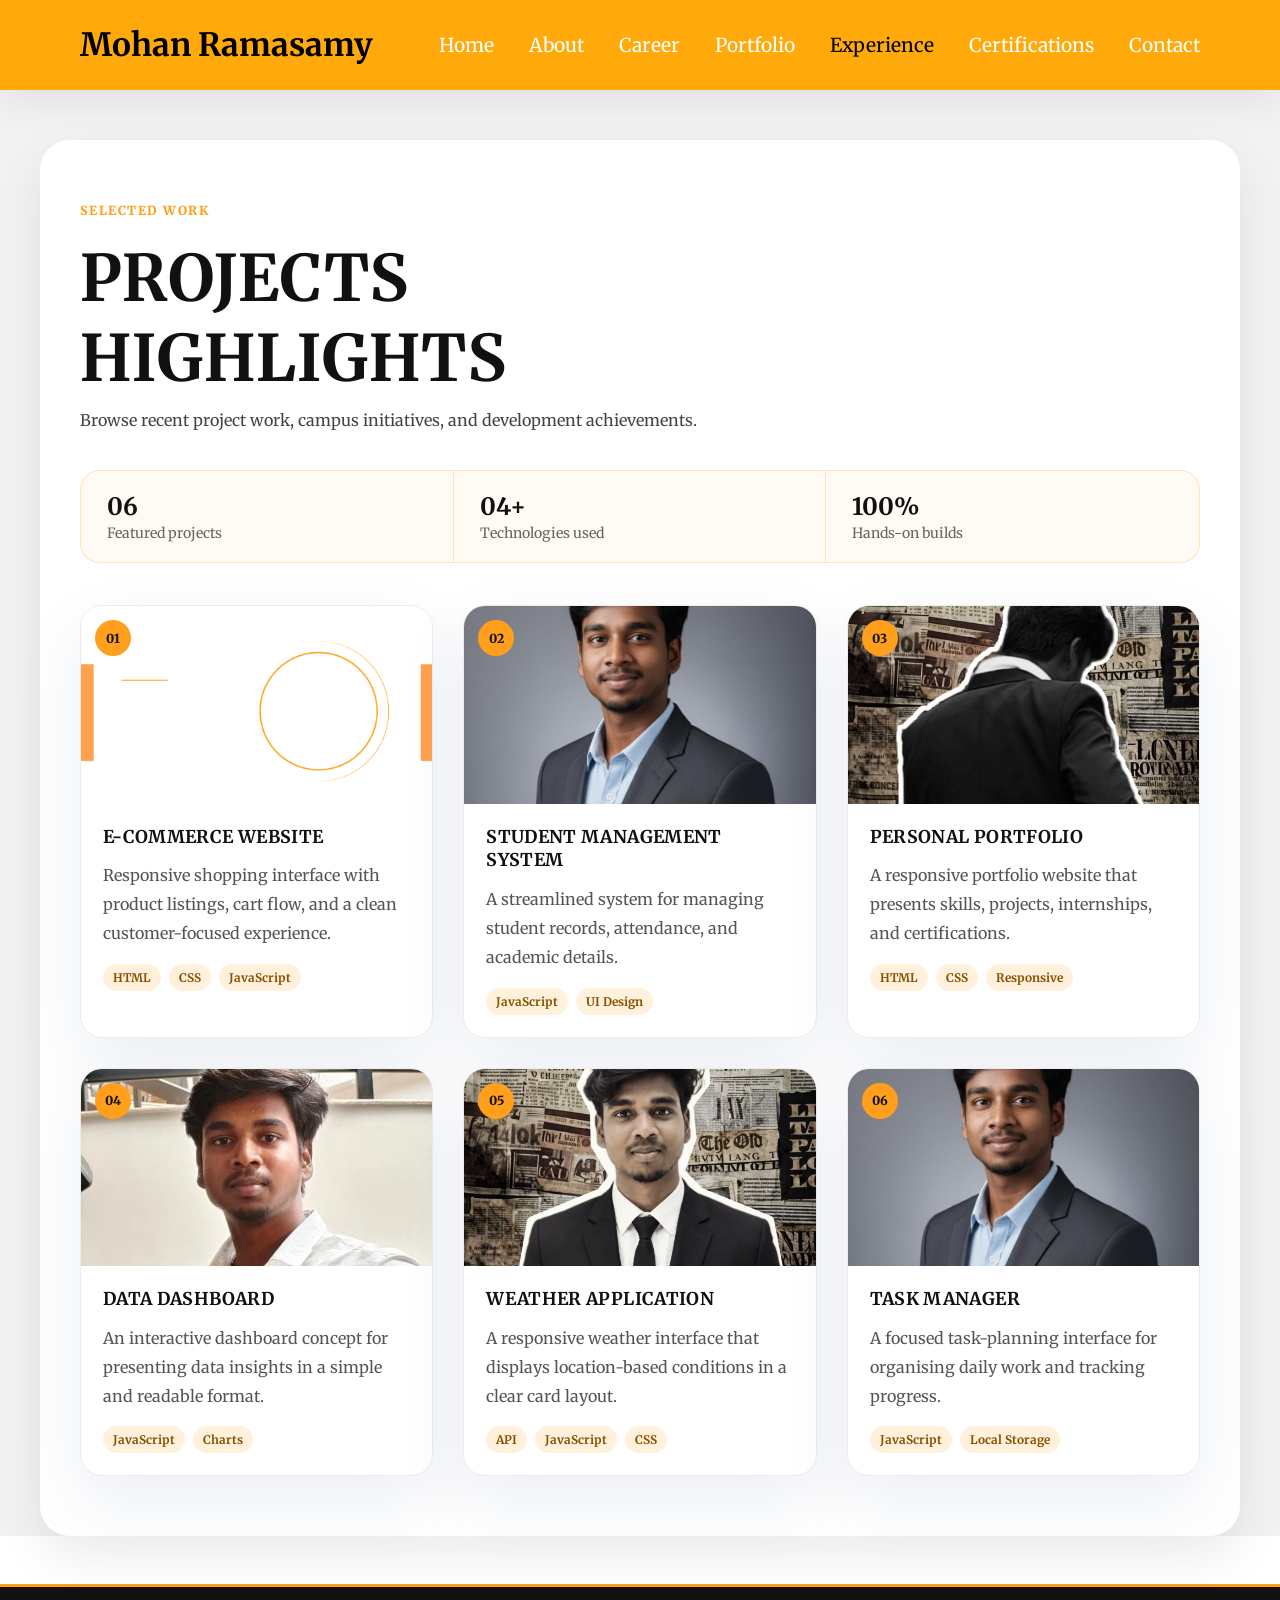
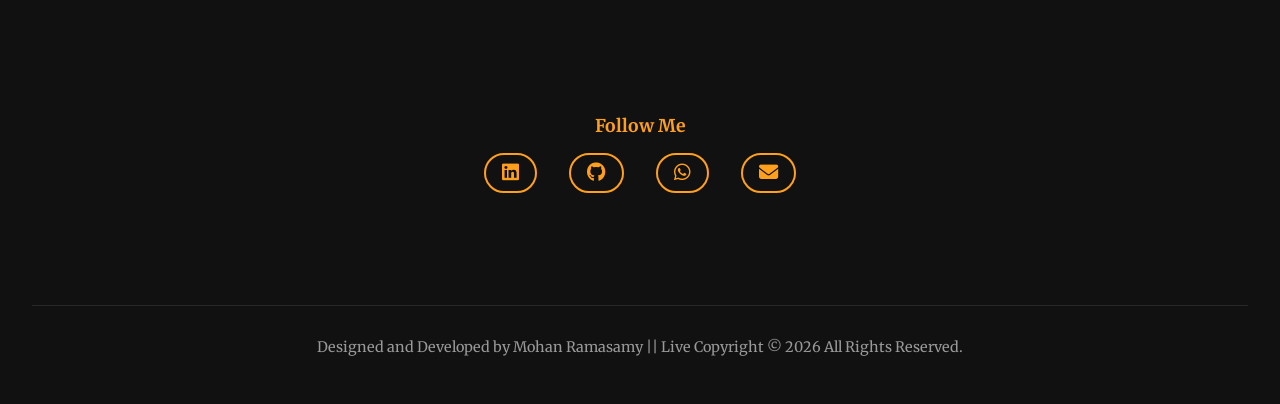
<file: projects.html>
<!doctype html>
<html lang="en">
  <head>
    <meta charset="UTF-8" />
    <meta name="viewport" content="width=device-width, initial-scale=1.0" />
    <title>Projects - Mohan Ramasamy</title>
    <link rel="icon" href="./images/Mohan linkedin profile.jpeg" />
    <link
      rel="stylesheet"
      href="https://cdnjs.cloudflare.com/ajax/libs/font-awesome/6.4.0/css/all.min.css"
    />
    <link rel="stylesheet" href="style.css" />
    <link rel="preconnect" href="https://fonts.googleapis.com" />
    <link rel="preconnect" href="https://fonts.gstatic.com" crossorigin />
    <link
      href="https://fonts.googleapis.com/css2?family=Alfa+Slab+One&family=Bungee+Shade&family=Changa+One:ital@0;1&family=Pliant:ital,wght@0,100..900;1,100..900&display=swap"
      rel="stylesheet"
    />
    <link
      href="https://fonts.googleapis.com/css2?family=Alfa+Slab+One&family=Bungee+Shade&family=Changa+One:ital@0;1&family=Merriweather:ital,opsz,wght@0,18..144,300..900;1,18..144,300..900&family=Pliant:ital,wght@0,100..900;1,100..900&display=swap"
      rel="stylesheet"
    />
  </head>
  <body>
    <header>
      <nav>
        <h1 class="name-bar">Mohan Ramasamy</h1>
        <ul class="home-bar">
          <li><a href="index.html#home">Home</a></li>
          <li><a href="index.html#about">About</a></li>
          <li><a href="index.html#career">Career</a></li>
          <li><a href="portfolio.html">Portfolio</a></li>
          <li class="dropdown">
            <a href="#" class="dropdown-toggle">Experience</a>
            <ul class="dropdown-menu">
              <li><a href="experience.html">Experience</a></li>
              <li><a href="projects.html">Projects</a></li>
            </ul>
          </li>
          <li class="dropdown">
            <a href="#" class="dropdown-toggle">Certifications</a>
            <ul class="dropdown-menu">
              <li><a href="course.html">Course</a></li>
              <li><a href="tech-non-tech.html">Tech & Non-Tech</a></li>
            </ul>
          </li>
          <li><a href="contact.html">Contact</a></li>
        </ul>
      </nav>
    </header>

    <section id="projects-page">
      <div class="section-panel projects-panel">
        <div class="section-heading portfolio-heading">
          <div>
            <p class="projects-eyebrow">SELECTED WORK</p>
            <h2>PROJECTS</h2>
            <h2>HIGHLIGHTS</h2>
            <h4>
              Browse recent project work, campus initiatives, and development
              achievements.
            </h4>
          </div>
        </div>
        <div class="projects-summary">
          <div><strong>06</strong><span>Featured projects</span></div>
          <div><strong>04+</strong><span>Technologies used</span></div>
          <div><strong>100%</strong><span>Hands-on builds</span></div>
        </div>
        <div class="projects-grid">
          <article class="project-item">
            <div class="project-image">
              <img
                src="./images/Black White Grayscale Portfolio Presentation (3).png"
                alt="All Round Performer 2025"
              />
              <span class="project-number">01</span>
            </div>
            <div class="project-info">
              <h3 class="project-title">E-COMMERCE WEBSITE</h3>
              <p>
                Responsive shopping interface with product listings, cart flow,
                and a clean customer-focused experience.
              </p>
              <div class="project-tags">
                <span>HTML</span><span>CSS</span><span>JavaScript</span>
              </div>
            </div>
          </article>
          <article class="project-item">
            <div class="project-image">
              <img
                src="./images/Mohan AI photo.jpg"
                alt="Seminar Presentation"
              />
              <span class="project-number">02</span>
            </div>
            <div class="project-info">
              <h3 class="project-title">STUDENT MANAGEMENT SYSTEM</h3>
              <p>
                A streamlined system for managing student records, attendance,
                and academic details.
              </p>
              <div class="project-tags">
                <span>JavaScript</span><span>UI Design</span>
              </div>
            </div>
          </article>
          <article class="project-item">
            <div class="project-image">
              <img
                src="./images/Phone Wallpaper.jpg"
                alt="Portfolio website project"
              />
              <span class="project-number">03</span>
            </div>
            <div class="project-info">
              <h3 class="project-title">PERSONAL PORTFOLIO</h3>
              <p>
                A responsive portfolio website that presents skills, projects,
                internships, and certifications.
              </p>
              <div class="project-tags">
                <span>HTML</span><span>CSS</span><span>Responsive</span>
              </div>
            </div>
          </article>
          <article class="project-item">
            <div class="project-image">
              <img
                src="./images/Mohan linkedin profile.jpeg"
                alt="Project Expo 2025"
              />
              <span class="project-number">04</span>
            </div>
            <div class="project-info">
              <h3 class="project-title">DATA DASHBOARD</h3>
              <p>
                An interactive dashboard concept for presenting data insights in
                a simple and readable format.
              </p>
              <div class="project-tags">
                <span>JavaScript</span><span>Charts</span>
              </div>
            </div>
          </article>
          <article class="project-item">
            <div class="project-image">
              <img
                src="./images/Blacers Profectional image.jpeg"
                alt="Weather application project"
              /><span class="project-number">05</span>
            </div>
            <div class="project-info">
              <h3 class="project-title">WEATHER APPLICATION</h3>
              <p>
                A responsive weather interface that displays location-based
                conditions in a clear card layout.
              </p>
              <div class="project-tags">
                <span>API</span><span>JavaScript</span><span>CSS</span>
              </div>
            </div>
          </article>
          <article class="project-item">
            <div class="project-image">
              <img
                src="./images/Mohan AI photo.jpg"
                alt="Task manager project"
              /><span class="project-number">06</span>
            </div>
            <div class="project-info">
              <h3 class="project-title">TASK MANAGER</h3>
              <p>
                A focused task-planning interface for organising daily work and
                tracking progress.
              </p>
              <div class="project-tags">
                <span>JavaScript</span><span>Local Storage</span>
              </div>
            </div>
          </article>
        </div>
      </div>
    </section>

    <footer id="footer">
      <div class="footer-content">
        <div class="footer-section" id="contact">
          <h3>Follow Me</h3>
          <div class="social-icons">
            <a
              href="https://linkedin.com/in/mohanramasamyy"
              target="_blank"
              class="social-icon linkedin"
              ><i class="fab fa-linkedin"></i
            ></a>
            <a
              href="https://github.com/mohanramasamy2005-eng"
              target="_blank"
              class="social-icon github"
              ><i class="fab fa-github"></i
            ></a>
            <a
              href="https://wa.me/919047719620"
              target="_blank"
              class="social-icon whatsapp"
              ><i class="fab fa-whatsapp"></i
            ></a>
            <a
              href="mailto:mohanramasamy2005@gmail.com"
              class="social-icon mail"
              ><i class="fas fa-envelope"></i
            ></a>
          </div>
        </div>
      </div>
      <div class="footer-bottom">
        <p>
          Designed and Developed by Mohan Ramasamy ||
          <span class="badge"
            ><span class="badge-text">Live</span><span class="badge-dot"></span
          ></span>
          Copyright &copy; 2026 All Rights Reserved.
        </p>
      </div>
    </footer>
    <script src="script.js"></script>
  </body>
</html>
</file>
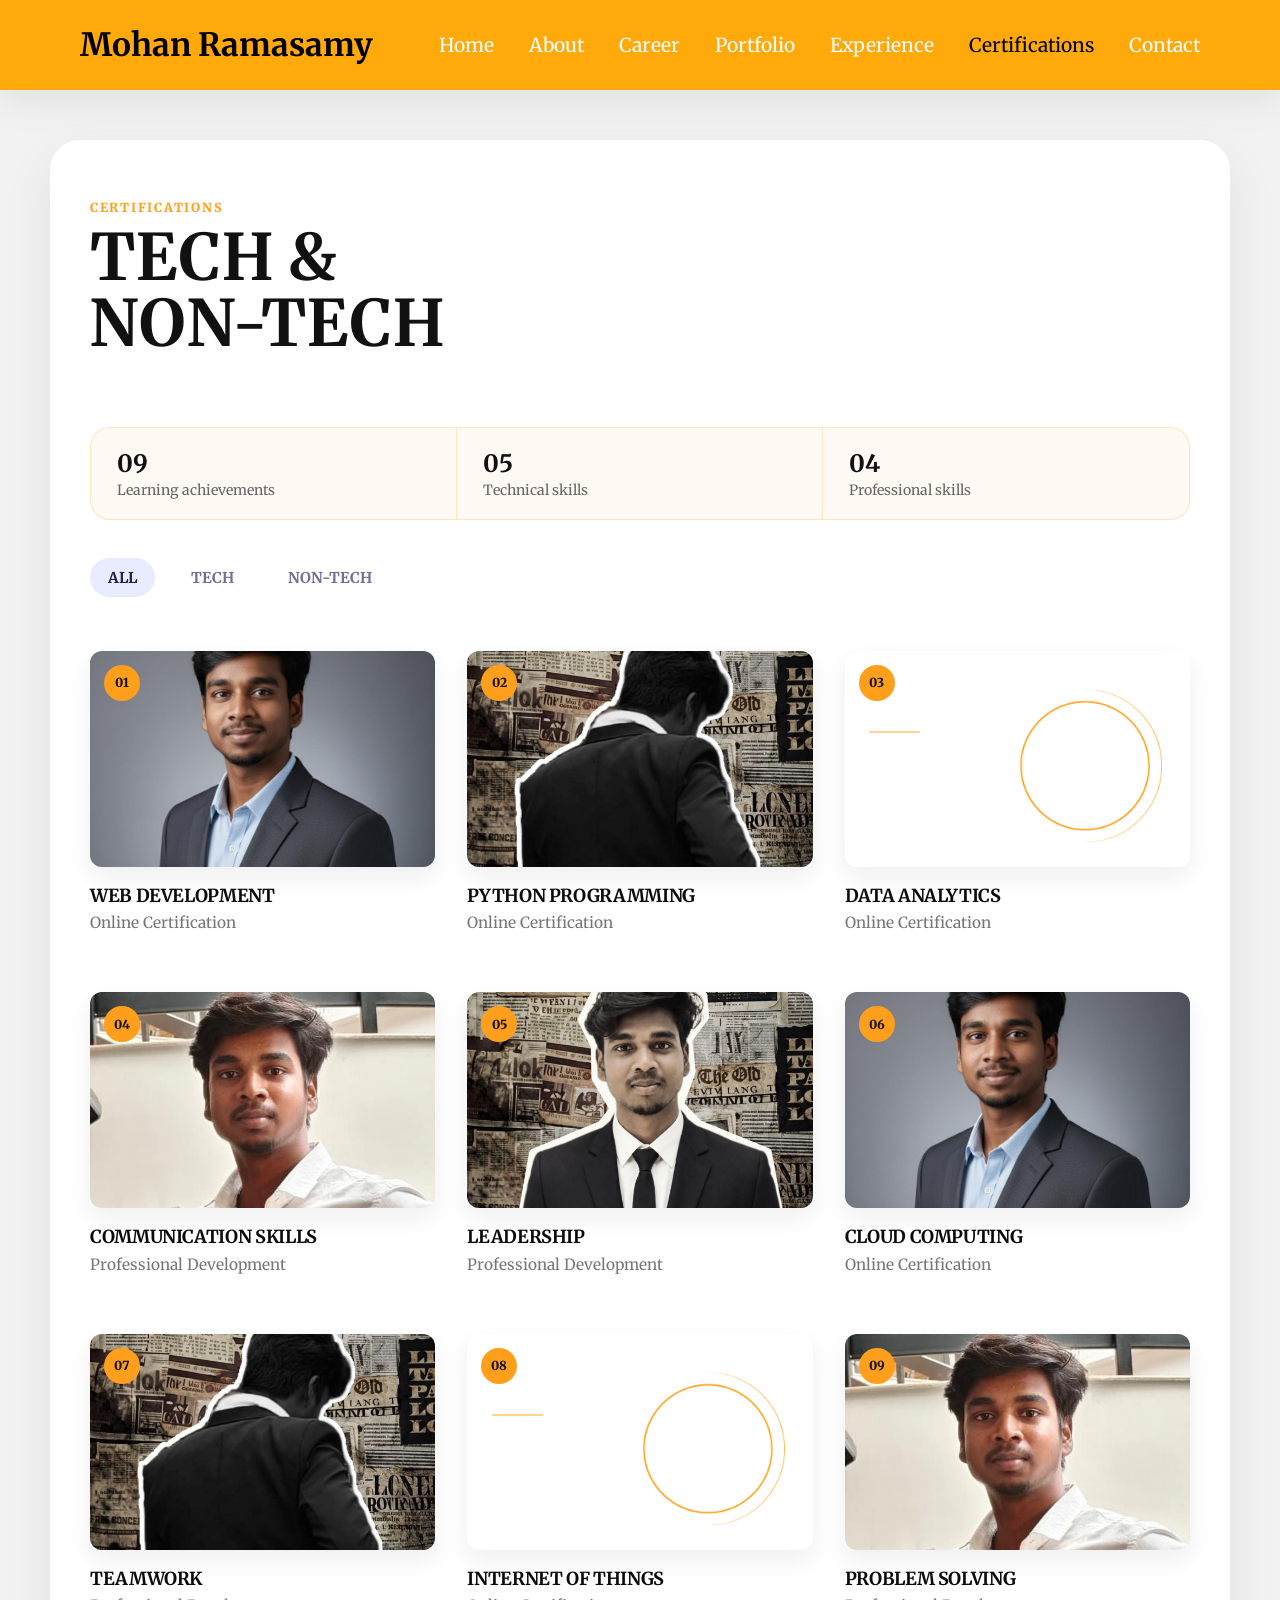
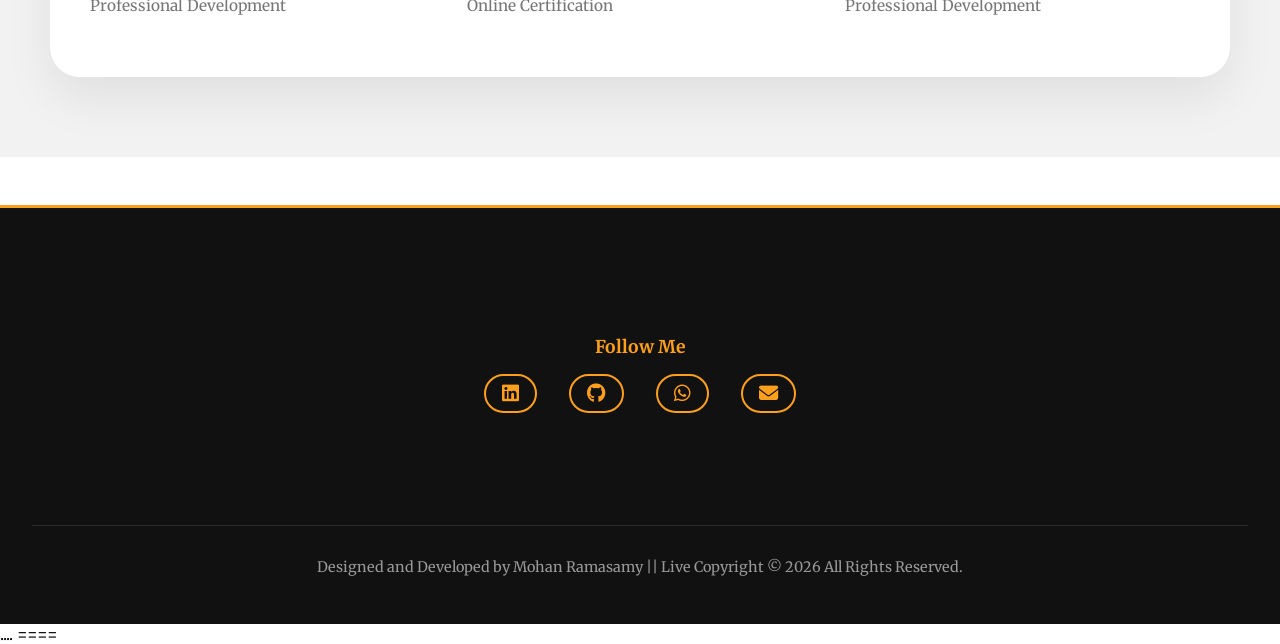
<file: tech-non-tech.html>
<!doctype html>
<html lang="en">
  <head>
    <meta charset="UTF-8" />
    <meta name="viewport" content="width=device-width, initial-scale=1.0" />
    <title>Tech & Non-Tech Certifications - Mohan Ramasamy</title>
    <link rel="icon" href="./images/Mohan linkedin profile.jpeg" />
    <link rel="stylesheet" href="style.css" />
    <link
      rel="stylesheet"
      href="https://cdnjs.cloudflare.com/ajax/libs/font-awesome/6.4.0/css/all.min.css"
    />
    <link rel="preconnect" href="https://fonts.googleapis.com" />
    <link rel="preconnect" href="https://fonts.gstatic.com" crossorigin />
    <link
      href="https://fonts.googleapis.com/css2?family=Alfa+Slab+One&family=Bungee+Shade&family=Changa+One:ital@0;1&family=Pliant:ital,wght@0,100..900;1,100..900&display=swap"
      rel="stylesheet"
    />
    <link
      href="https://fonts.googleapis.com/css2?family=Alfa+Slab+One&family=Bungee+Shade&family=Changa+One:ital@0;1&family=Merriweather:ital,opsz,wght@0,18..144,300..900;1,18..144,300..900&family=Pliant:ital,wght@0,100..900;1,100..900&display=swap"
      rel="stylesheet"
    />
  </head>
  <body>
    <header>
      <nav>
        <h1 class="name-bar">Mohan Ramasamy</h1>
        <ul class="home-bar">
          <li><a href="index.html#home">Home</a></li>
          <li><a href="index.html#about">About</a></li>
          <li><a href="index.html#career">Career</a></li>
          <li><a href="portfolio.html">Portfolio</a></li>
          <li class="dropdown">
            <a href="#" class="dropdown-toggle">Experience</a>
            <ul class="dropdown-menu">
              <li><a href="experience.html">Experience</a></li>
              <li><a href="projects.html">Projects</a></li>
            </ul>
          </li>
          <li class="dropdown">
            <a href="#" class="dropdown-toggle active">Certifications</a>
            <ul class="dropdown-menu">
              <li><a href="course.html">Course</a></li>
              <li><a href="tech-non-tech.html">Tech & Non-Tech</a></li>
            </ul>
          </li>
          <li><a href="contact.html">Contact</a></li>
        </ul>
      </nav>
    </header>

    <main id="tech-non-tech-page" class="course-page">
      <section class="course-showcase" aria-labelledby="tech-title">
        <div class="course-heading">
          <p class="course-eyebrow">CERTIFICATIONS</p>
          <h2 id="tech-title">TECH &amp;<br />NON-TECH</h2>
        </div>

        <div class="certification-summary">
          <div><strong>09</strong><span>Learning achievements</span></div>
          <div><strong>05</strong><span>Technical skills</span></div>
          <div><strong>04</strong><span>Professional skills</span></div>
        </div>

        <div
          class="projects-tabs course-tabs"
          role="tablist"
          aria-label="Certification categories"
        >
          <button class="tab course-tab active" type="button" data-filter="all">
            ALL
          </button>
          <button class="tab course-tab" type="button" data-filter="tech">
            TECH
          </button>
          <button class="tab course-tab" type="button" data-filter="non-tech">
            NON-TECH
          </button>
        </div>

        <div class="course-grid">
          <article class="course-card" data-category="tech">
            <div class="course-image">
              <img
                src="./images/Mohan AI photo.jpg"
                alt="Web development certificate"
              />
            </div>
            <h3>WEB DEVELOPMENT</h3>
            <p>Online Certification</p>
          </article>
          <article class="course-card" data-category="tech">
            <div class="course-image">
              <img
                src="./images/Phone Wallpaper.jpg"
                alt="Python programming certificate"
              />
            </div>
            <h3>PYTHON PROGRAMMING</h3>
            <p>Online Certification</p>
          </article>
          <article class="course-card" data-category="tech">
            <div class="course-image">
              <img
                src="./images/Black White Grayscale Portfolio Presentation (3).png"
                alt="Data analytics certificate"
              />
            </div>
            <h3>DATA ANALYTICS</h3>
            <p>Online Certification</p>
          </article>
          <article class="course-card" data-category="non-tech">
            <div class="course-image">
              <img
                src="./images/Mohan linkedin profile.jpeg"
                alt="Communication skills certificate"
              />
            </div>
            <h3>COMMUNICATION SKILLS</h3>
            <p>Professional Development</p>
          </article>
          <article class="course-card" data-category="non-tech">
            <div class="course-image">
              <img
                src="./images/Blacers Profectional image.jpeg"
                alt="Leadership certificate"
              />
            </div>
            <h3>LEADERSHIP</h3>
            <p>Professional Development</p>
          </article>
          <article class="course-card" data-category="tech">
            <div class="course-image">
              <img
                src="./images/Mohan AI photo.jpg"
                alt="Cloud computing certificate"
              />
            </div>
            <h3>CLOUD COMPUTING</h3>
            <p>Online Certification</p>
          </article>
          <article class="course-card" data-category="non-tech">
            <div class="course-image">
              <img
                src="./images/Phone Wallpaper.jpg"
                alt="Teamwork certificate"
              />
            </div>
            <h3>TEAMWORK</h3>
            <p>Professional Development</p>
          </article>
          <article class="course-card" data-category="tech">
            <div class="course-image">
              <img
                src="./images/Black White Grayscale Portfolio Presentation (3).png"
                alt="Internet of Things certificate"
              />
            </div>
            <h3>INTERNET OF THINGS</h3>
            <p>Online Certification</p>
          </article>
          <article class="course-card" data-category="non-tech">
            <div class="course-image">
              <img
                src="./images/Mohan linkedin profile.jpeg"
                alt="Problem solving certificate"
              />
            </div>
            <h3>PROBLEM SOLVING</h3>
            <p>Professional Development</p>
          </article>
        </div>
      </section>
    </main>

    <footer id="footer">
      <div class="footer-content">
        <div class="footer-section" id="contact">
          <h3>Follow Me</h3>
          <div class="social-icons">
            <a
              href="https://linkedin.com/in/mohanramasamyy"
              target="_blank"
              class="social-icon linkedin"
              ><i class="fab fa-linkedin"></i
            ></a>
            <a
              href="https://github.com/mohanramasamy2005-eng"
              target="_blank"
              class="social-icon github"
              ><i class="fab fa-github"></i
            ></a>
            <a
              href="https://wa.me/919047719620"
              target="_blank"
              class="social-icon whatsapp"
              ><i class="fab fa-whatsapp"></i
            ></a>
            <a
              href="mailto:mohanramasamy2005@gmail.com"
              class="social-icon mail"
              ><i class="fas fa-envelope"></i
            ></a>
          </div>
        </div>
      </div>
      <div class="footer-bottom">
        <p>
          Designed and Developed by Mohan Ramasamy ||
          <span class="badge"
            ><span class="badge-text">Live</span><span class="badge-dot"></span
          ></span>
          Copyright &copy; 2026 All Rights Reserved.
        </p>
      </div>
    </footer>
    <script>
      const techTabs = document.querySelectorAll(".course-tab");
      const techCards = document.querySelectorAll(".course-card");
      techTabs.forEach((tab) =>
        tab.addEventListener("click", () => {
          const filter = tab.dataset.filter;
          techTabs.forEach((item) =>
            item.classList.toggle("active", item === tab),
          );
          techCards.forEach((card) => {
            card.hidden = filter !== "all" && card.dataset.category !== filter;
          });
        }),
      );
    </script>
  </body>
</html>

....
====
</file>
<file: styles.css>
:root {
  --primary: #4da6ff;
  --dark: #003366;
  --light: #f4f4f4;
  --gray: #333;
  --white: #fff;
  --shadow: 0 2px 8px rgba(0,0,0,0.1);
}

* { box-sizing: border-box; }

body {
  font-family: 'Segoe UI', Tahoma, Geneva, Verdana, sans-serif;
  margin: 0;
  padding: 0;
  background: var(--light);
  color: var(--gray);
  line-height: 1.6;
  scroll-behavior: smooth;
}

header { display: none; }

nav {
  background: var(--white);
  box-shadow: var(--shadow);
  padding: 1rem 2rem;
  position: sticky;
  top: 0;
  z-index: 1000;
}

nav ul {
  display: flex;
  justify-content: space-around;
  align-items: center;
  list-style: none;
  margin: 0;
  padding: 0;
}

nav a {
  color: var(--gray);
  text-decoration: none;
  font-weight: bold;
  padding: 0.5rem 1rem;
  transition: all 0.3s ease;
  border-radius: 5px;
}

nav a:hover { background: var(--primary); color: var(--white); }

#hero {
  background: linear-gradient(135deg, var(--dark) 0%, var(--primary) 100%);
  color: var(--white);
  text-align: center;
  padding: 5rem 2rem;
  animation: fadeIn 1s ease-out;
}

#hero h1 { font-size: 3rem; margin-bottom: 0.5rem; }
#hero h2 { font-size: 2.5rem; margin-bottom: 1rem; animation: fadeIn 1s ease-out 0.2s both; }
#hero p { font-size: 1.2rem; margin-bottom: 2rem; animation: fadeIn 1s ease-out 0.4s both; }

.btn {
  display: inline-block;
  padding: 0.75rem 1.5rem;
  background: var(--primary);
  color: var(--white);
  text-decoration: none;
  border-radius: 25px;
  font-weight: 500;
  transition: all 0.3s ease;
  box-shadow: 0 4px 8px rgba(0,0,0,0.2);
}

.btn:hover {
  background: var(--dark);
  transform: translateY(-3px);
  box-shadow: 0 6px 12px rgba(0,0,0,0.3);
}

.hero-buttons {
  display: flex;
  justify-content: center;
  gap: 1rem;
  flex-wrap: wrap;
  margin-top: 1rem;
}

section { padding: 3rem 2rem; }

#about {
  height: 100vh;
  display: flex;
  flex-direction: row;
  justify-content: space-between;
  align-items: center;
  padding: 2rem;
}

.about-left {
  flex: 1;
  text-align: left;
  padding-right: 2rem;
}

.about-right {
  flex: 1;
  text-align: center;
}

.project-item, .experience-item, .certificate-item, .project {
  margin: 1rem 0;
  padding: 1.5rem;
  background: var(--white);
  border-radius: 8px;
  border-left: 4px solid var(--primary);
  transition: all 0.3s ease;
  box-shadow: var(--shadow);
}

.project-item:hover, .experience-item:hover, .certificate-item:hover, .project:hover {
  transform: translateY(-5px);
  box-shadow: 0 4px 12px rgba(77, 166, 255, 0.3);
}

.project-item h3, .experience-item h3, .certificate-item h3 {
  color: var(--primary);
  margin-top: 0;
  margin-bottom: 0.5rem;
}

.tags {
  display: inline-block;
  background: #e6f2ff;
  color: var(--primary);
  padding: 0.5rem 1rem;
  border-radius: 20px;
  font-size: 0.85rem;
  font-weight: bold;
  margin-top: 1rem;
}

.skill {
  display: inline-block;
  margin: 0.5rem;
  padding: 0.5rem 1rem;
  background: var(--primary);
  color: var(--white);
  border-radius: 20px;
  font-size: 0.9rem;
  font-weight: 500;
  transition: transform 0.3s ease;
}

.skill:hover { transform: scale(1.05); }

.profile-photo {
  width: 350px;
  height: 450px;
  object-fit: cover;
  margin: 0 auto;
  display: block;
  border: 4px solid var(--primary);
  box-shadow: 0 4px 8px rgba(0,0,0,0.1);
}

.separator {
  border: none;
  height: 2px;
  background: linear-gradient(90deg, var(--dark), var(--primary), var(--dark));
  margin: 2rem auto;
  max-width: 1000px;
}

a { color: var(--primary); text-decoration: none; }
a:hover { text-decoration: underline; }

@keyframes fadeIn {
  from { opacity: 0; }
  to { opacity: 1; }
}

@keyframes fadeInUp {
  from { opacity: 0; transform: translateY(30px); }
  to { opacity: 1; transform: translateY(0); }
}

/* Responsive */
@media (max-width: 768px) {
  nav ul { gap: 1rem; }
  nav a { padding: 0.5rem; font-size: 0.9rem; }
  #hero { padding: 3rem 1rem; }
  #hero h1 { font-size: 2rem; }
  #hero h2 { font-size: 1.8rem; }
  section { padding: 2rem 1rem; }
  .hero-buttons { flex-direction: column; align-items: center; }
  .btn { width: 200px; text-align: center; }
  #about {
    flex-direction: column;
    text-align: center;
    padding: 2rem 1rem;
  }
  .about-left {
    padding-right: 0;
    margin-bottom: 2rem;
  }
  .profile-photo {
    width: 150px;
    height: 150px;
  }
}

@media (max-width: 480px) {
  nav ul { flex-direction: column; gap: 0.5rem; }
  nav { padding: 0.5rem 0; }
}

/* Footer Styles */
#footer {
  background: var(--dark);
  color: var(--light);
  padding: 3rem 2rem;
  margin-top: 3rem;
  border-top: 3px solid var(--primary);
}

.footer-content {
  display: grid;
  grid-template-columns: 1fr;
  justify-items: center;
  gap: 2rem;
  max-width: 1200px;
  margin: 0 auto 2rem;
  text-align: center;
}

.footer-section h3 {
  color: var(--primary);
  margin-top: 0;
  margin-bottom: 1rem;
  font-size: 1.1rem;
}

.footer-section p {
  font-size: 0.95rem;
  line-height: 1.6;
  color: #bbb;
}

.footer-section ul {
  list-style: none;
  padding: 0;
  margin: 0;
}

.footer-section ul li {
  margin: 0.5rem 0;
}

.footer-section a {
  color: var(--primary);
  text-decoration: none;
  transition: all 0.3s ease;
  font-size: 0.95rem;
}

.footer-section a:hover {
  color: var(--light);
  text-decoration: underline;
}

.social-icons {
  display: flex;
  justify-content: center;
  gap: 2rem;
  flex-wrap: wrap;
  margin-top: 1rem;
}

.social-icon {
  display: flex;
  align-items: center;
  gap: 0.5rem;
  padding: 0.5rem 1rem;
  border: 2px solid var(--primary);
  border-radius: 25px;
  transition: all 0.3s ease;
  font-size: 0.9rem;
  font-weight: 500;
}

.social-icon:hover {
  background-color: var(--primary);
  color: var(--dark);
  transform: translateY(-2px);
  box-shadow: 0 4px 8px rgba(0, 0, 0, 0.2);
}

.social-icon i {
  font-size: 1.2rem;
}

.footer-bottom {
  text-align: center;
  padding-top: 2rem;
  border-top: 1px solid rgba(255, 255, 255, 0.1);
  color: #999;
  font-size: 0.9rem;
}

.footer-bottom p {
  margin: 0;
}

/* Footer Responsive */
@media (max-width: 768px) {
  .footer-content {
    grid-template-columns: 1fr;
    gap: 1.5rem;
  }
  
  #footer {
    padding: 2rem 1rem;
  }
  
  .social-icons {
    gap: 1rem;
  }
  
  .social-icon {
    padding: 0.4rem 0.8rem;
    font-size: 0.8rem;
  }
  
  .social-icon i {
    font-size: 1rem;
  }
}
</file>
<file: style.css>
﻿:root {
  --primary: #ff9f1c;
  --dark: #111;
  --light: #f9f9f9;
}
* {
  margin: 0%;
  padding: 0%;
  box-sizing: border-box;
}
html {
  scroll-behavior: smooth;
  scroll-padding-top: 170px;
}
section[id] {
  position: relative;
  scroll-margin-top: 170px;
}
.section-hidden {
  display: none !important;
}
body {
  /* color: white; */
  /* height:100vh; */
  font-family: "Merriweather", serif;
}
header {
  position: fixed;
  top: 0;
  left: 0;
  width: 100%;
  z-index: 1000;
  transition:
    transform 280ms ease,
    box-shadow 280ms ease;
  overflow: visible;
}
header.hidden {
  transform: translateY(-100%);
}
nav {
  display: flex;
  justify-content: space-between;
  align-items: center;
  background-color: rgba(255, 166, 0, 0.96);
  padding: 25px 80px;
  box-shadow: 0 10px 40px rgba(0, 0, 0, 0.08);
  backdrop-filter: blur(8px);
  overflow: visible !important;
}
.name-bar {
  /* width:100%;
    display:flex; */
  color: black;
  font-size: 2rem;
}
.home-bar {
  /*
    color: white;
    gap: 40px;
    padding: 0px 20px;*/
  font-size: 1.2rem;
  display: flex;
  gap: 35px;
  list-style: none;
  overflow: visible;
}
.home-bar a {
  color: white;
  text-decoration: none;
  transition: 0.3s;
}
.home-bar li {
  position: relative;
  overflow: visible;
}
.home-bar a:hover,
.home-bar a.active,
nav a.active {
  color: black !important;
}
.dropdown-menu {
  display: none;
  position: absolute;
  top: 100%;
  left: 0;
  background: rgba(255, 255, 255, 0.95);
  border-radius: 14px;
  box-shadow: 0 16px 40px rgba(0, 0, 0, 0.12);
  list-style: none;
  margin: 0;
  padding: 10px 0;
  min-width: 210px;
  z-index: 2000;
}
.dropdown-menu li {
  padding: 0;
}
.dropdown-menu a {
  display: block;
  padding: 10px 20px;
  color: #111;
  text-decoration: none;
  font-weight: 600;
  white-space: nowrap;
}
.dropdown-menu a:hover {
  color: black;
  background: orange;
}
.dropdown {
  display: inline-flex;
  position: relative;
  overflow: visible;
}
.dropdown:hover .dropdown-menu {
  display: block !important;
}
#home {
  position: relative;
  min-height: 100vh;
  display: flex;
  align-items: center;
}
.sidebar1,
.sidebar2 {
  position: absolute;
  /* top: 0; */
  width: 65px;
  height: 50%;
  background-color: rgba(255, 166, 0, 0.814);
}
.sidebar1 {
  left: 0;
}
.sidebar2 {
  right: 0;
}
.container {
  width: 100%;
  display: flex;
  justify-content: space-between;
  align-items: center;
  padding: 120px 100px 50px;
}
.div-left {
  flex: 1;
  /* justify-content:center; */
  margin-left: 300px;
}
.div-right {
  flex: 1;
  display: flex;
  margin-right: 250px;
  justify-content: center;
}
.image {
  width: 500px;
  height: 500px;
  border-radius: 50%;
  overflow: hidden;
  border: 6px solid orange;
}
.image img {
  width: 100%;
  height: 100%;
  object-fit: cover;
}
.hi {
  font-size: 2.2rem;
  color: orange;
  font-family: "Alfa Slab One", serif;
  width: fit-content;
  /* padding-bottom: 10px;
     */
}
.name {
  font-size: 2.7rem;
  margin: 20px 0;
  font-family: "Bungee Shade", sans-serif;
  width: fit-content;
  /* padding: 10px;
    */
}
.role {
  /* font-size: 1.2rem;
    background-color: orange;
    padding: 10px 57px;
    display:inline-block;
    */
  width: fit-content;
  background: orange;
  color: black;
  padding: 10px 94.5px;
  margin-bottom: 15px;
}
.ready {
  /* font-size: 1.2rem;
    background-color: black;
    color: orange;
    padding: 10px 20px;
    margin-top: 15px; */
  /* display:inline-block; */
  width: fit-content;
  background: black;
  color: orange;
  padding: 10px 60px;
  margin-bottom: 20px;
}
.description {
  /* font-size: 1.1rem;
    padding: 10px;
    max-width: 600px;
    line-height: 1.5; */
  width: fit-content;
  max-width: 600px;
  line-height: 1.8;
  margin-bottom: 30px;
}
.buttons {
  /* display:flex;
    gap: 20px;
    margin: 0;
    */
  width: fit-content;
  display: flex;
  gap: 20px;
}
button {
  padding: 12px 28px;
  border: none;
  border-radius: 30px;
  cursor: pointer;
  font-size: 1rem;
  transition:
    transform 0.3s ease,
    background-color 0.3s ease;
}
.hire-button,
.resume-button {
  background: black;
  color: white;
}
.hire-button:hover,
.resume-button:hover {
  background: #ff9f1c;
  color: black;
}
button:hover {
  transform: translateY(-4px);
}
#about,
#career {
  min-height: 100vh;
  padding: 100px 40px 40px;
  display: flex;
  align-items: center;
}

#about {
  background: linear-gradient(135deg, #eef4ff 0%, #ffffff 55%, #f9f9ff 100%);
  color: #111;
}

.about-panel,
.career-panel {
  width: 100%;
  min-height: calc(100vh - 140px);
  margin: 0 auto;
  display: flex;
  align-items: center;
  justify-content: space-between;
  gap: 40px;
  padding: 40px;
  background: #fff;
  border-radius: 32px;
  box-shadow: 0 32px 90px rgba(1, 3, 7, 0.12);
}

.career-panel {
  background: linear-gradient(180deg, #f9fbff 0%, #ffffff 100%);
}

section#portfolio,
#projects-page,
#certifications-page,
#contact-page,
#course-page,
#tech-non-tech-page {
  padding-top: 140px;
  min-height: 100vh;
}

#experience-page {
  padding: 140px 40px 80px;
  min-height: 100vh;
  background: #f2f2f2;
}

.experience-panel {
  max-width: 1180px;
  padding: 60px 40px;
  border-radius: 30px;
  box-shadow: 0 20px 50px rgba(0, 0, 0, 0.08);
}

.experience-panel .section-heading {
  margin-bottom: 70px;
}
.experience-panel .section-heading h2 {
  margin: 0 0 12px;
  color: #111;
  font-size: clamp(2.5rem, 5vw, 4.5rem);
  line-height: 1.03;
  letter-spacing: 0.02em;
}
/* Increase spacing between the eyebrow and the heading for better visual balance */

.experience-panel .section-heading p {
  max-width: 760px;
}

.projects-panel {
  margin-top: 60px;
}

#projects-page,
.portfolio-page {
  background: #f2f2f2;
}
#projects-page .projects-panel,
.portfolio-page .projects-panel {
  max-width: 1200px;
}
.portfolio-page .projects-panel {
  margin-top: 0;
}
section#portfolio .projects-panel {
  margin-top: 0;
}
.projects-panel {
  padding: 60px 40px;
  border-radius: 30px;
  box-shadow: 0 20px 50px rgba(0, 0, 0, 0.08);
}
#projects-page .portfolio-heading h2,
.portfolio-page .portfolio-heading h2,
section#portfolio .portfolio-heading h2 {
  margin: 0;
  color: #111;
  font-size: clamp(2.5rem, 5vw, 4.5rem);
  line-height: 1.03;
  letter-spacing: 0.02em;
}
#projects-page .portfolio-heading,
.portfolio-page .portfolio-heading,
section#portfolio .portfolio-heading {
  margin-bottom: 0;
}
#projects-page .portfolio-heading h4,
.portfolio-page .portfolio-heading h4,
section#portfolio .portfolio-heading h4 {
  max-width: 760px;
  margin: 0;
  color: #444;
  font-size: 1rem;
  font-weight: 400;
  line-height: 1.8;
}
.projects-eyebrow {
  margin: 0 0 10px !important;
  color: var(--primary) !important;
  font-size: 0.78rem !important;
  font-weight: 800;
  letter-spacing: 0.12em;
}
.projects-summary {
  display: grid;
  grid-template-columns: repeat(3, 1fr);
  margin: 35px 0 42px;
  overflow: hidden;
  border: 1px solid rgba(255, 159, 28, 0.25);
  border-radius: 20px;
  background: #fffaf3;
}
.projects-summary div {
  padding: 20px 26px;
  border-right: 1px solid rgba(255, 159, 28, 0.25);
}
.projects-summary div:last-child {
  border: 0;
}
.projects-summary strong {
  display: block;
  color: #111;
  font-size: 1.5rem;
}
.projects-summary span {
  color: #666;
  font-size: 0.88rem;
}
#projects-page .projects-grid,
.portfolio-page .projects-grid {
  margin-top: 0;
}
#projects-page .project-item,
.portfolio-page .project-item,
section#portfolio .project-item {
  border: 1px solid #ececec;
  border-radius: 22px;
}
#projects-page .project-image,
.portfolio-page .project-image,
section#portfolio .project-image {
  position: relative;
  aspect-ratio: 16 / 9;
}
.project-number {
  position: absolute;
  top: 14px;
  left: 14px;
  display: grid;
  width: 36px;
  height: 36px;
  place-items: center;
  border-radius: 50%;
  background: var(--primary);
  color: #111;
  font-size: 0.78rem;
  font-weight: 800;
}
#projects-page .project-info,
.portfolio-page .project-info {
  padding: 22px;
  gap: 12px;
}
#projects-page .project-info,
.portfolio-page .project-info,
section#portfolio .project-info {
  padding: 22px;
  gap: 12px;
}
#projects-page .project-title,
.portfolio-page .project-title,
section#portfolio .project-title {
  font-size: 1.1rem;
  line-height: 1.35;
}
.project-tags {
  display: flex;
  flex-wrap: wrap;
  gap: 8px;
  margin-top: 4px;
}
.project-tags span {
  padding: 6px 10px;
  border-radius: 999px;
  background: #fff1dc;
  color: #8c5100;
  font-size: 0.74rem;
  font-weight: 700;
}
section#portfolio:not(.portfolio-page) .projects-grid {
  counter-reset: portfolio-activity;
}
section#portfolio:not(.portfolio-page) .project-item {
  position: relative;
  counter-increment: portfolio-activity;
}
section#portfolio:not(.portfolio-page) .project-item::before {
  content: counter(portfolio-activity, decimal-leading-zero);
  position: absolute;
  z-index: 2;
  top: 14px;
  left: 14px;
  display: grid;
  width: 36px;
  height: 36px;
  place-items: center;
  border-radius: 50%;
  background: var(--primary);
  color: #111;
  font-size: 0.78rem;
  font-weight: 800;
}
section#portfolio:not(.portfolio-page) .project-tag {
  padding: 6px 10px;
  border-radius: 999px;
  background: #fff1dc;
  color: #8c5100;
  font-size: 0.74rem;
  font-weight: 700;
}

.career-section {
  display: flex;
  justify-content: space-between;
  align-items: flex-start;
  gap: 40px;
  max-width: 1180px;
  margin: 0 auto;
}

.career-left {
  flex: 0 0 44%;
  display: flex;
  flex-direction: column;
  gap: 24px;
}

.career-left .section-heading h2 {
  font-size: clamp(3rem, 4vw, 4.4rem);
  letter-spacing: 0.04em;
  margin: 0 0 22px;
}
.career-eyebrow {
  margin: 0 0 10px !important;
  color: var(--primary) !important;
  font-size: 0.78rem !important;
  font-weight: 800;
  letter-spacing: 0.12em;
}

.career-left .section-heading p {
  color: #555;
  line-height: 1.9;
  font-size: 1.05rem;
  margin: 0;
}

.career-right {
  flex: 0 0 52%;
}

.career-card {
  background: #fff;
  border-radius: 32px;
  padding: 40px;
  box-shadow: 0 28px 80px rgba(12, 35, 80, 0.08);
  border: 1px solid rgba(255, 159, 28, 0.2);
  transition:
    transform 0.3s ease,
    box-shadow 0.3s ease,
    background-color 0.3s ease;
}

.career-card:hover {
  transform: translateY(-6px);
  box-shadow: 0 32px 80px rgba(255, 159, 28, 0.16);
  background: #fffdf9;
}

.career-card-heading {
  display: flex;
  align-items: center;
  justify-content: space-between;
  gap: 20px;
  margin-bottom: 20px;
}
.career-card h3 {
  font-size: 1.7rem;
  margin: 0;
  letter-spacing: 0.02em;
}
.career-card-heading span {
  color: var(--primary);
  font-size: 0.8rem;
  font-weight: 800;
  letter-spacing: 0.08em;
}

.education-item {
  padding: 24px 0;
  border-top: 1px solid #f0f3ff;
}

.education-item:first-child {
  border-top: none;
}

.education-item h4 {
  font-size: 1.2rem;
  margin: 0 0 10px;
}

.education-item p {
  margin: 0 0 8px;
  color: #666;
  font-size: 0.95rem;
}

.education-item span {
  display: block;
  color: #999;
  font-size: 0.95rem;
}

.career-left .resume-button {
  width: fit-content;
}

/* Career section button styling to match About section */
#career .resume-button,
.career-left .resume-button {
  padding: 14px 30px;
  border: none;
  border-radius: 30px;
  background: black;
  color: white;
  font-weight: 700;
  cursor: pointer;
  transition:
    transform 0.3s ease,
    background-color 0.3s ease;
}

#career .resume-button:hover,
.career-left .resume-button:hover {
  background: #ff9f1c;
  color: black;
  transform: translateY(-2px);
}

@media (max-width: 960px) {
  .career-section {
    flex-direction: column;
  }
  .career-right,
  .career-left {
    flex: 1;
  }
}

@media (max-width: 720px) {
  .career-panel {
    padding: 40px 20px;
  }
  .career-card {
    padding: 28px;
  }
}
.about-sidebar {
  flex: 0 0 44%;
  display: flex;
  justify-content: center;
  align-items: center;
}
.about-photo {
  width: 100%;
  max-width: 460px;
  aspect-ratio: 1 / 1;
  overflow: hidden;
  border-radius: 50%;
  border: 6px solid orange;
  box-shadow: 0 26px 50px rgba(16, 64, 122, 0.18);
}
.about-photo img {
  width: 100%;
  height: 100%;
  object-fit: cover;
}
.about-content {
  flex: 1;
  display: flex;
  flex-direction: column;
  gap: 24px;
}
.about-heading h2 {
  font-size: clamp(2.8rem, 4vw, 4.2rem);
  line-height: 1.02;
  letter-spacing: 0.02em;
  color: #111;
  margin: 0;
}
.about-description {
  font-size: 1.05rem;
  line-height: 1.9;
  max-width: 760px;
  color: #444;
  margin: 0;
}
.about-highlights {
  display: flex;
  gap: 16px;
  flex-wrap: wrap;
}
.highlight-pill {
  background: #0a1b2a;
  color: #fff;
  border-radius: 999px;
  padding: 14px 26px;
  font-weight: 700;
  display: inline-block;
}
.about-actions {
  display: flex;
  gap: 16px;
  flex-wrap: wrap;
}

.about-actions .hire-button,
.about-actions .resume-button {
  padding: 14px 30px;
  border: none;
  border-radius: 30px;
  background: black;
  color: white;
  font-weight: 700;
  cursor: pointer;
  transition:
    transform 0.3s ease,
    background-color 0.3s ease;
}

.about-actions .hire-button:hover,
.about-actions .resume-button:hover {
  background: #ff9f1c;
  color: black;
  transform: translateY(-2px);
}

/* Home section button styling to match About section */
#home .buttons .hire-button,
#home .buttons .resume-button {
  padding: 14px 30px;
  border: none;
  border-radius: 30px;
  background: black;
  color: white;
  font-weight: 700;
  cursor: pointer;
  transition:
    transform 0.3s ease,
    background-color 0.3s ease;
}

#home .buttons .hire-button:hover,
#home .buttons .resume-button:hover {
  background: #ff9f1c;
  color: black;
  transform: translateY(-2px);
}

@media (max-width: 960px) {
  .about-panel {
    flex-direction: column;
    padding: 30px;
  }
  .about-sidebar {
    width: 100%;
  }
}

@media (max-width: 720px) {
  #about {
    padding: 60px 20px;
  }
  .about-panel {
    gap: 24px;
  }
  .about-heading h2 {
    font-size: 2.4rem;
  }
  .about-description {
    font-size: 1rem;
  }
  .resume-button,
  .hire-button {
    width: fit-content;
    padding: 14px 28px;
  }
}
.about-facts {
  display: grid;
  grid-template-columns: repeat(3, minmax(150px, 1fr));
  gap: 18px;
}
.fact-card {
  padding: 24px;
  background: #111;
  color: #fff;
  border-radius: 20px;
  text-align: center;
}
.fact-card span {
  display: block;
  font-size: 2rem;
  font-weight: 700;
  margin-bottom: 12px;
}
.fact-card p {
  margin: 0;
  color: #ddd;
  font-size: 0.95rem;
}
#resume {
  min-height: 100vh;
  padding: 80px 40px;
  background: white;
  color: black;
}
.resume-panel {
  max-width: 1200px;
  margin: 0 auto;
  display: flex;
  flex-direction: column;
  gap: 40px;
}
.resume-header {
  display: flex;
  align-items: center;
  justify-content: space-between;
  gap: 20px;
  padding: 30px;
  background: #111;
  color: #fff;
  border-radius: 24px;
}
.resume-header h2 {
  font-size: 3rem;
  margin-bottom: 10px;
}
.resume-header p {
  max-width: 760px;
  line-height: 1.8;
  color: #ddd;
}
.resume-download {
  background: orange;
  border: none;
  color: #111;
  padding: 16px 28px;
  border-radius: 30px;
  font-weight: 700;
  cursor: pointer;
}
.resume-columns {
  display: grid;
  grid-template-columns: repeat(2, minmax(0, 1fr));
  gap: 30px;
}
.resume-card {
  background: #111;
  color: #fff;
  padding: 30px;
  border-radius: 24px;
  box-shadow: 0 20px 50px rgba(0, 0, 0, 0.12);
}
.resume-card h3 {
  color: orange;
  margin-bottom: 20px;
  font-size: 1.9rem;
}
.resume-card p {
  line-height: 1.8;
  color: #ccc;
}
.resume-block {
  margin-top: 30px;
}
.resume-block h4,
.resume-item h4 {
  margin-bottom: 10px;
  color: #fff;
}
.resume-skills {
  display: flex;
  flex-wrap: wrap;
  gap: 10px;
  margin-top: 10px;
}
.resume-skills span {
  background: orange;
  color: #111;
  padding: 8px 14px;
  border-radius: 999px;
  font-size: 0.95rem;
}
.resume-item {
  margin-bottom: 24px;
}
.resume-item p {
  margin: 0;
}
#skills {
  min-height: 100vh;
  display: flex;
  justify-content: center;
  align-items: center;
  padding: 80px;
  background: #111;
  color: white;
}
#projects {
  padding: 80px 40px;
  background: white;
  color: black;
}
#contact {
  padding: 80px 40px;
  background: #f2f2f2;
  color: #111;
}
.section-panel {
  max-width: 1200px;
  margin: 0 auto;
  padding: 60px 40px;
  background: #fff;
  border-radius: 30px;
  box-shadow: 0 20px 50px rgba(0, 0, 0, 0.08);
}
.section-heading h2 {
  font-size: 3rem;
  margin-bottom: 12px;
  color: #111;
}
.section-heading p {
  max-width: 760px;
  line-height: 1.8;
  color: #444;
}

/* Course completion gallery */
.course-page {
  min-height: 100vh;
  padding: 140px 40px 80px;
  background: #f2f2f2;
}

.course-showcase {
  max-width: 1180px;
  margin: 0 auto;
  padding: 60px 40px;
  background: #fff;
  border-radius: 30px;
  box-shadow: 0 20px 50px rgba(0, 0, 0, 0.08);
}

.course-heading {
  margin-bottom: 70px;
}
.course-eyebrow {
  margin: 0 0 10px;
  color: var(--primary);
  font-size: 0.78rem;
  font-weight: 800;
  letter-spacing: 0.14em;
}
.course-heading h2 {
  margin: 0;
  color: #111;
  font-size: clamp(2.5rem, 5vw, 4.5rem);
  line-height: 1.03;
  letter-spacing: 0.02em;
}
.certification-summary {
  display: grid;
  grid-template-columns: repeat(3, 1fr);
  margin: 0 0 38px;
  overflow: hidden;
  border: 1px solid rgba(255, 159, 28, 0.25);
  border-radius: 20px;
  background: #fffaf3;
}
.certification-summary div {
  padding: 20px 26px;
  border-right: 1px solid rgba(255, 159, 28, 0.25);
}
.certification-summary div:last-child {
  border-right: 0;
}
.certification-summary strong {
  display: block;
  color: #111;
  font-size: 1.5rem;
}
.certification-summary span {
  color: #666;
  font-size: 0.88rem;
}
.course-tabs {
  display: flex;
  flex-wrap: wrap;
  gap: 34px;
  margin-bottom: 54px;
}
.course-tab {
  border: 0;
  background: transparent;
  font: inherit;
  font-size: 0.93rem;
  cursor: pointer;
}
.course-grid {
  display: grid;
  grid-template-columns: repeat(3, minmax(0, 1fr));
  gap: 58px 32px;
  counter-reset: certificate;
}
.course-card {
  position: relative;
  min-width: 0;
  counter-increment: certificate;
}
.course-card[hidden] {
  display: none;
}
.course-card::before {
  content: counter(certificate, decimal-leading-zero);
  position: absolute;
  z-index: 2;
  top: 14px;
  left: 14px;
  display: grid;
  width: 36px;
  height: 36px;
  place-items: center;
  border-radius: 50%;
  background: var(--primary);
  color: #111;
  font-size: 0.78rem;
  font-weight: 800;
}
.course-card h3 {
  margin: 18px 0 5px;
  color: #0b0b0b;
  font-size: clamp(0.98rem, 1.4vw, 1.18rem);
  line-height: 1.25;
  letter-spacing: -0.02em;
}
.course-card p {
  margin: 0;
  color: #767676;
  font-size: 0.96rem;
  line-height: 1.45;
}
.course-image {
  width: 100%;
  aspect-ratio: 16 / 10;
  overflow: hidden;
  border-radius: 12px;
  background: #f7f9ff;
  box-shadow: 0 10px 25px rgba(30, 30, 30, 0.07);
}
.course-image img {
  width: 100%;
  height: 100%;
  display: block;
  object-fit: cover;
  transition: transform 0.25s ease;
}
.course-card:hover .course-image img {
  transform: scale(1.05);
}
@media (max-width: 800px) {
  .course-page {
    padding: 115px 24px 50px;
  }
  .course-showcase {
    padding: 40px 24px;
  }
  .course-heading {
    margin-bottom: 48px;
  }
  .course-tabs {
    gap: 24px;
    margin-bottom: 38px;
  }
  .course-grid {
    grid-template-columns: repeat(2, minmax(0, 1fr));
    gap: 38px 22px;
  }
}

@media (max-width: 520px) {
  .course-grid {
    grid-template-columns: 1fr;
  }
}
.skills-grid {
  display: grid;
  grid-template-columns: repeat(3, minmax(220px, 1fr));
  gap: 18px;
  margin-top: 30px;
}
.skill {
  display: inline-flex;
  align-items: center;
  justify-content: center;
  margin: 0.5rem;
  padding: 0.9rem 1.4rem;
  background: #111;
  border-radius: 50px;
  font-size: 0.95rem;
  font-weight: 700;
  color: white;
}
.skill:hover {
  transform: scale(1.05);
}
.projects-grid {
  display: grid;
  grid-template-columns: repeat(auto-fit, minmax(280px, 1fr));
  gap: 30px;
  margin-top: 30px;
}
.project-item {
  background: #fff;
  color: #111;
  border-radius: 30px;
  overflow: hidden;
  box-shadow: 0 26px 70px rgba(18, 54, 120, 0.08);
  transition:
    transform 0.3s ease,
    box-shadow 0.3s ease;
  display: flex;
  flex-direction: column;
}
.project-item:hover {
  transform: translateY(-4px);
  box-shadow: 0 32px 90px rgba(18, 54, 120, 0.15);
}
.project-item {
  cursor: pointer;
}
.project-image {
  width: 100%;
  aspect-ratio: 16 / 10;
  overflow: hidden;
  background: #f7f9ff;
}
.project-image img {
  width: 100%;
  height: 100%;
  object-fit: cover;
  display: block;
}
.project-info {
  padding: 24px;
  display: flex;
  flex-direction: column;
  gap: 14px;
}
.project-title {
  margin: 0;
  font-size: 1.25rem;
  letter-spacing: 0.02em;
}
.project-item p {
  line-height: 1.8;
  color: #555;
  margin: 0;
}
.project-tag {
  display: inline-block;
  padding: 10px 18px;
  border-radius: 999px;
  background: rgba(74, 90, 255, 0.12);
  color: #3b47ff;
  font-size: 0.9rem;
  font-weight: 700;
}
.projects-tabs {
  display: flex;
  gap: 18px;
  margin-top: 20px;
}
.tab {
  color: #6f6f95;
  text-decoration: none;
  font-weight: 700;
  padding: 10px 18px;
  border-radius: 999px;
  transition:
    background-color 0.3s ease,
    color 0.3s ease;
}
.tab.active,
.tab:hover {
  color: #1f1f4b;
  background: rgba(74, 90, 255, 0.12);
}
.portfolio-heading {
  display: flex;
  justify-content: space-between;
  align-items: flex-start;
  gap: 30px;
}
.portfolio-heading > div {
  display: flex;
  flex-direction: column;
  gap: 14px;
}
.portfolio-heading h2 {
  margin: 0;
}
.portfolio-heading p {
  max-width: 620px;
  color: #555;
  line-height: 1.8;
  margin: 0;
}

.experience-top {
  display: grid;
  grid-template-columns: repeat(3, minmax(240px, 1fr));
  gap: 24px;
  margin-top: 54px;
}

.experience-eyebrow,
.detail-label {
  color: var(--primary) !important;
  font-size: 0.78rem !important;
  font-weight: 800;
  letter-spacing: 0.12em;
}
/* Increase spacing between the eyebrow and the heading for better visual balance */
.experience-eyebrow {
  margin-bottom: 20px;
}

.experience-summary {
  display: grid;
  grid-template-columns: repeat(3, 1fr);
  margin-top: 34px;
  border: 1px solid rgba(255, 159, 28, 0.25);
  border-radius: 20px;
  overflow: hidden;
  background: #fffaf3;
}

.experience-summary div {
  padding: 20px 26px;
  border-right: 1px solid rgba(255, 159, 28, 0.25);
}
.experience-summary div:last-child {
  border-right: 0;
}
.experience-summary strong {
  display: block;
  color: #111;
  font-size: 1.5rem;
}
.experience-summary span {
  color: #666;
  font-size: 0.88rem;
}

.experience-card {
  background: rgba(255, 255, 255, 0.95);
  border-radius: 24px;
  padding: 28px 24px;
  border: 1px solid #ececec;
  box-shadow: 0 20px 60px rgba(0, 0, 0, 0.06);
  transition:
    transform 0.25s ease,
    box-shadow 0.25s ease;
}
.experience-card:hover {
  transform: translateY(-7px);
  box-shadow: 0 24px 50px rgba(255, 159, 28, 0.16);
}
.experience-card-top {
  display: flex;
  align-items: center;
  justify-content: space-between;
  margin-bottom: 26px;
}
.experience-number {
  color: var(--primary);
  font-size: 0.85rem;
  font-weight: 800;
  letter-spacing: 0.12em;
}
.experience-icon {
  display: grid;
  width: 42px;
  height: 42px;
  place-items: center;
  border-radius: 50%;
  background: #fff1dc;
  color: #c36e00;
}

.experience-card h3 {
  margin: 0 0 12px;
  font-size: 1.18rem;
  line-height: 1.45;
}

.experience-card p {
  margin: 8px 0;
  color: #575757;
  line-height: 1.7;
}

.experience-role {
  font-weight: 800;
  color: #1f1f4b;
}

.experience-period,
.experience-location {
  color: #777;
  font-size: 0.95rem;
}
.experience-location i {
  margin-right: 5px;
  color: var(--primary);
}
.experience-tags {
  display: flex;
  flex-wrap: wrap;
  gap: 8px;
  margin-top: 20px;
}
.experience-tags span {
  padding: 6px 10px;
  border-radius: 999px;
  background: #fff1dc;
  color: #8c5100;
  font-size: 0.76rem;
  font-weight: 700;
}

.experience-details {
  display: grid;
  grid-template-columns: repeat(3, minmax(220px, 1fr));
  gap: 28px;
  margin-top: 48px;
}

.detail-column h4 {
  margin-bottom: 18px;
  font-size: 1rem;
  text-transform: uppercase;
  letter-spacing: 0.12em;
}
.detail-column {
  padding: 26px;
  border-radius: 20px;
  background: #fafafa;
  border: 1px solid #ececec;
}
.detail-column .detail-label {
  display: block;
  margin-bottom: 14px;
}

.detail-column p {
  color: #555;
  line-height: 1.9;
}

.experience-gallery-section {
  margin-top: 48px;
}

.experience-gallery-section h3 {
  margin-bottom: 24px;
  font-size: 1.4rem;
}

.experience-gallery {
  display: grid;
  grid-template-columns: repeat(3, minmax(0, 1fr));
  gap: 18px;
}

.experience-gallery figure {
  position: relative;
  margin: 0;
  overflow: hidden;
  border-radius: 24px;
}
.experience-gallery img {
  width: 100%;
  height: 240px;
  object-fit: cover;
  display: block;
  transition: transform 0.3s ease;
}
.experience-gallery figure:hover img {
  transform: scale(1.06);
}
.experience-gallery figcaption {
  position: absolute;
  right: 14px;
  bottom: 14px;
  left: 14px;
  padding: 10px 12px;
  border-radius: 10px;
  background: rgba(17, 17, 17, 0.76);
  color: #fff;
  font-size: 0.84rem;
  font-weight: 700;
}

@media (max-width: 760px) {
  .experience-top,
  .experience-details,
  .experience-gallery {
    grid-template-columns: 1fr;
  }
  .experience-summary {
    grid-template-columns: 1fr;
  }
  .experience-summary div {
    border-right: 0;
    border-bottom: 1px solid rgba(255, 159, 28, 0.25);
  }
  .experience-summary div:last-child {
    border-bottom: 0;
  }
  .projects-summary {
    grid-template-columns: 1fr;
  }
  .projects-summary div {
    border-right: 0;
    border-bottom: 1px solid rgba(255, 159, 28, 0.25);
  }
  .projects-summary div:last-child {
    border-bottom: 0;
  }
  .certification-summary {
    grid-template-columns: 1fr;
  }
  .certification-summary div {
    border-right: 0;
    border-bottom: 1px solid rgba(255, 159, 28, 0.25);
  }
  .certification-summary div:last-child {
    border-bottom: 0;
  }
}

.portfolio-modal {
  position: fixed;
  inset: 0;
  display: none;
  align-items: center;
  justify-content: center;
  background: rgba(5, 12, 32, 0.82);
  z-index: 2000;
  backdrop-filter: blur(10px);
  opacity: 0;
  transition: opacity 180ms ease;
}

.portfolio-modal.open {
  display: flex;
  opacity: 1;
}

.portfolio-modal-backdrop {
  position: absolute;
  inset: 0;
  background: rgba(5, 12, 32, 0.92);
}

.portfolio-modal-content {
  position: relative;
  max-width: 95vw;
  max-height: 95vh;
  width: min(960px, 100%);
  padding: 24px;
  background: rgba(255, 255, 255, 0.96);
  border: 1px solid rgba(148, 163, 184, 0.18);
  border-radius: 30px;
  box-shadow: 0 45px 140px rgba(8, 16, 40, 0.35);
  z-index: 1;
  display: flex;
  flex-direction: column;
  gap: 18px;
  overflow: hidden;
}

.portfolio-modal-image-wrapper {
  /* position: relative; */
  width: 100%;
  display: flex;
  align-items: center;
  justify-content: center;
  gap: 16px;
}

.portfolio-modal-close {
  position: absolute;
  top: 18px;
  right: 18px;
  width: 48px;
  height: 48px;
  border: none;
  border-radius: 50%;
  background: rgba(17, 24, 39, 0.95);
  color: #fff;
  font-size: 1.75rem;
  font-weight: 800;
  cursor: pointer;
  box-shadow: 0 16px 30px rgba(17, 24, 39, 0.28);
}

.portfolio-modal-close:hover {
  background: rgba(17, 24, 39, 1);
}

.portfolio-modal-content img {
  width: 100%;
  max-height: 74vh;
  object-fit: contain;
  border-radius: 24px;
  background: #eef4ff;
  box-shadow: 0 24px 60px rgba(15, 23, 42, 0.12);
}

.portfolio-modal-nav {
  position: absolute;
  top: 50%;
  transform: translateY(-50%);
  width: 56px;
  height: 56px;
  border: none;
  border-radius: 50%;
  background: rgba(15, 23, 42, 0.92);
  color: #f8fafc;
  font-size: 2rem;
  line-height: 1;
  cursor: pointer;
  box-shadow: 0 22px 48px rgba(15, 23, 42, 0.28);
  transition:
    transform 0.2s ease,
    background-color 0.2s ease,
    box-shadow 0.2s ease;
}

.portfolio-modal-prev {
  left: 16px;
}

.portfolio-modal-next {
  right: 16px;
}

.portfolio-modal-nav:hover {
  transform: translateY(-50%) scale(1.05);
  background: rgba(15, 23, 42, 1);
  box-shadow: 0 26px 56px rgba(15, 23, 42, 0.36);
}

.portfolio-modal-content p {
  margin: 0;
  color: #24303f;
  font-size: 0.95rem;
  text-align: left;
  line-height: 1.7;
}

@media (max-width: 780px) {
  .portfolio-heading {
    flex-direction: column;
    align-items: flex-start;
  }
  .portfolio-modal {
    align-items: flex-end;
    padding: 16px;
  }
  .portfolio-modal-content {
    width: 100%;
    max-width: 100%;
    max-height: 90vh;
    padding: 18px;
    border-radius: 24px;
  }
  .portfolio-modal-close {
    top: 14px;
    right: 14px;
    width: 44px;
    height: 44px;
    font-size: 1.5rem;
  }
  .portfolio-modal-nav {
    width: 48px;
    height: 48px;
  }
}
.contact-layout {
  display: grid;
  grid-template-columns: 1fr 1.3fr;
  gap: 30px;
  margin-top: 30px;
}
.contact-info {
  display: grid;
  gap: 20px;
}
.contact-card {
  background: #111;
  color: #fff;
  padding: 24px;
  border-radius: 20px;
}
.contact-card h3 {
  margin-bottom: 10px;
}
.contact-card p {
  margin: 0;
  line-height: 1.8;
}
.contact-form {
  display: flex;
  flex-direction: column;
  gap: 18px;
}
.contact-form input,
.contact-form textarea {
  width: 100%;
  padding: 16px 18px;
  border: 1px solid #ddd;
  border-radius: 16px;
  font-size: 1rem;
}
.contact-form textarea {
  resize: vertical;
}
.contact-form button {
  width: fit-content;
  padding: 14px 28px;
  border: none;
  background: orange;
  color: #111;
  border-radius: 30px;
  font-weight: 700;
  cursor: pointer;
}
/* Footer Styles */
#footer {
  background: var(--dark);
  color: var(--light);
  padding: 3rem 2rem;
  margin-top: 3rem;
  border-top: 3px solid var(--primary);
}

.footer-content {
  display: grid;
  grid-template-columns: 1fr;
  justify-items: center;
  gap: 2rem;
  max-width: 1200px;
  margin: 0 auto 2rem;
  text-align: center;
  background: var(--dark) !important;
  border-radius: 0 !important;
  box-shadow: none !important;
}

.footer-section {
  background: transparent !important;
  box-shadow: none !important;
}

.footer-section h3 {
  color: var(--primary);
  margin-top: 0;
  margin-bottom: 1rem;
  font-size: 1.1rem;
}

.footer-section p {
  font-size: 0.95rem;
  line-height: 1.6;
  color: #bbb;
}

.footer-section ul {
  list-style: none;
  padding: 0;
  margin: 0;
}

.footer-section ul li {
  margin: 0.5rem 0;
}

.footer-section a {
  color: var(--primary);
  text-decoration: none;
  transition: all 0.3s ease;
  font-size: 0.95rem;
}

.footer-section a:hover {
  color: var(--light);
  text-decoration: underline;
}

.social-icons {
  display: flex;
  justify-content: center;
  gap: 2rem;
  flex-wrap: wrap;
  margin-top: 1rem;
}

.social-icons a {
  color: inherit;
}

.social-icon {
  display: flex;
  align-items: center;
  gap: 0.5rem;
  padding: 0.5rem 1rem;
  border: 2px solid var(--primary);
  border-radius: 25px;
  transition: all 0.3s ease;
  font-size: 0.9rem;
  font-weight: 500;
  color: var(--light);
}

.social-icon:hover {
  background-color: var(--primary);
  color: var(--dark);
  transform: translateY(-2px);
  box-shadow: 0 4px 8px rgba(0, 0, 0, 0.2);
}

.social-icon i {
  font-size: 1.2rem;
  color: var(--primary);
}

.footer-bottom {
  text-align: center;
  padding-top: 2rem;
  border-top: 1px solid rgba(255, 255, 255, 0.1);
  color: #999;
  font-size: 0.9rem;
}

.footer-bottom p {
  margin: 0;
}

/* Footer Author Link */
.footer-author-link {
  color: var(--primary);
  text-decoration: none;
  font-weight: 800;
  transition: all 0.3s ease;
}
.footer-author-link:hover {
  color: var(--light);
  text-decoration: underline;
}

/* Footer Responsive */
@media (max-width: 768px) {
  .footer-content {
    grid-template-columns: 1fr;
    gap: 1.5rem;
  }

  #footer {
    padding: 2rem 1rem;
  }

  .social-icons {
    gap: 1rem;
  }

  .social-icon {
    padding: 0.4rem 0.8rem;
    font-size: 0.8rem;
  }

  .social-icon i {
    font-size: 1rem;
  }
}
</file>
